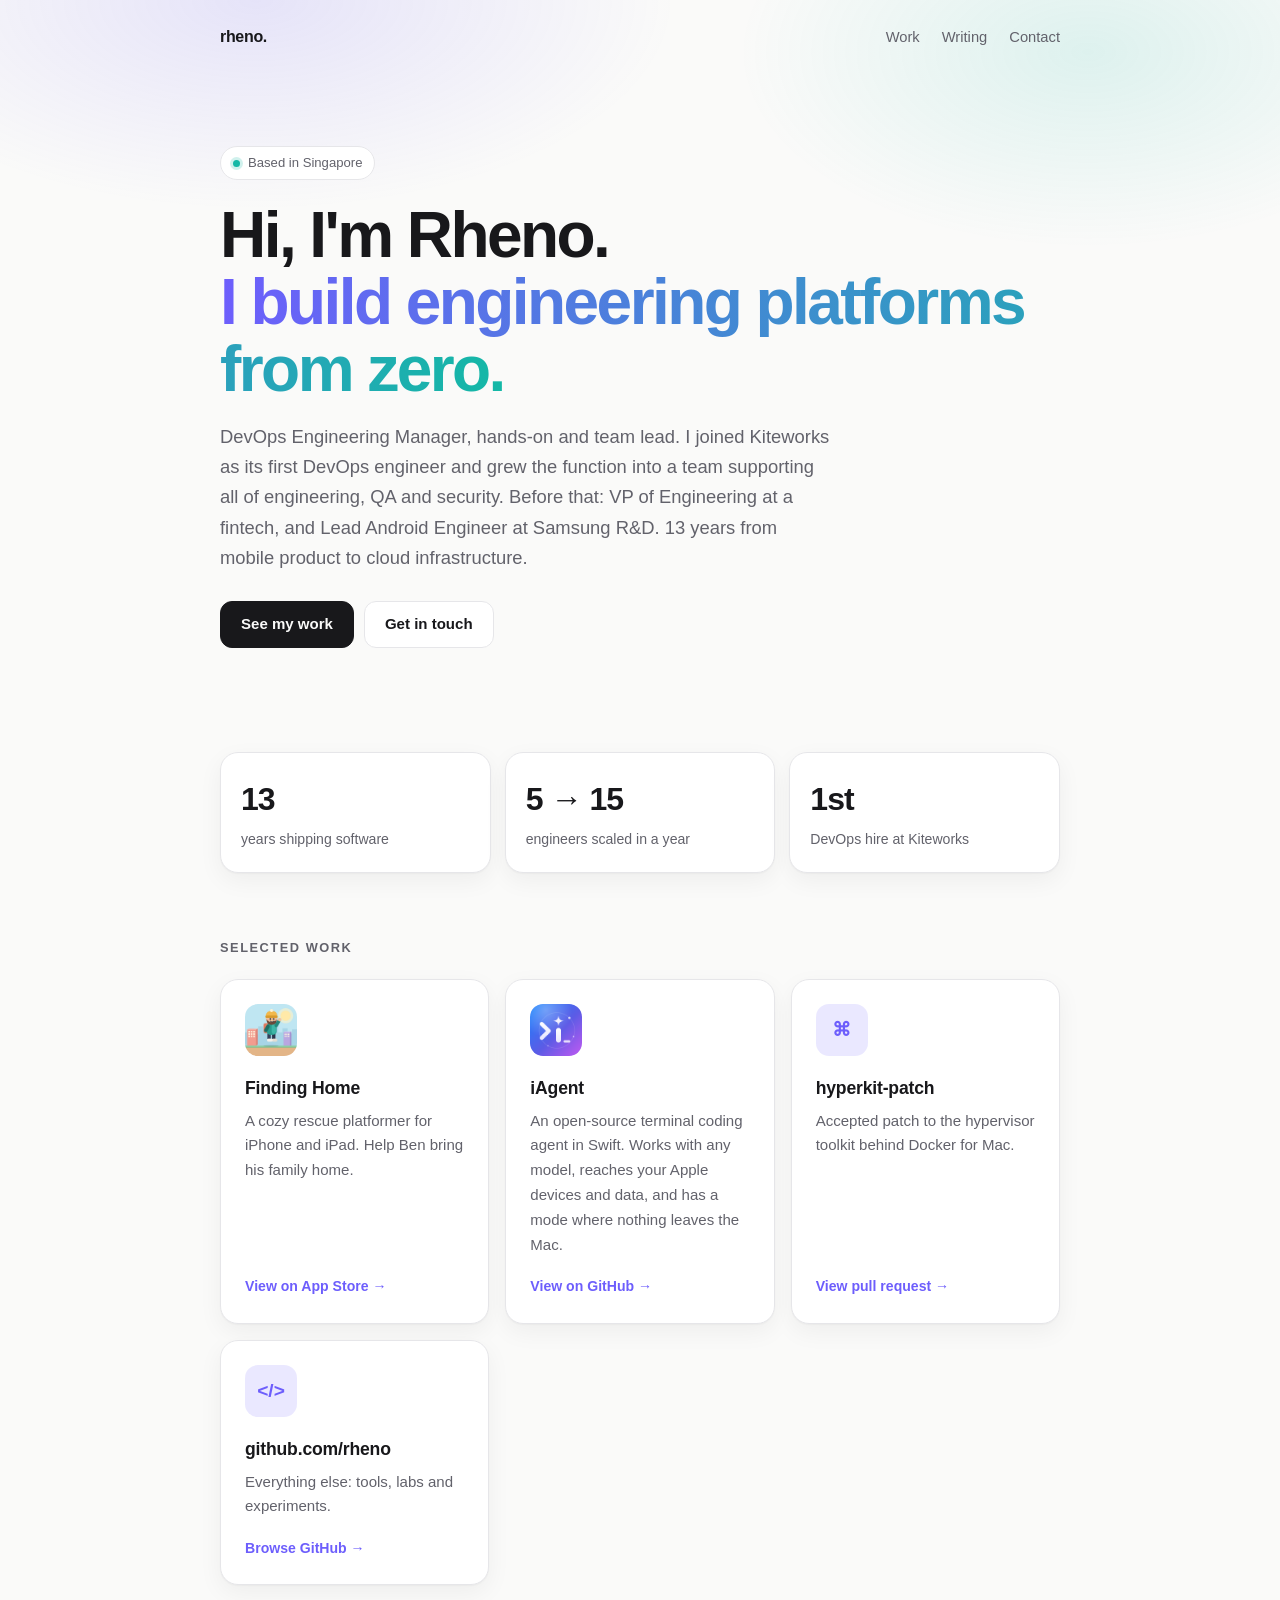
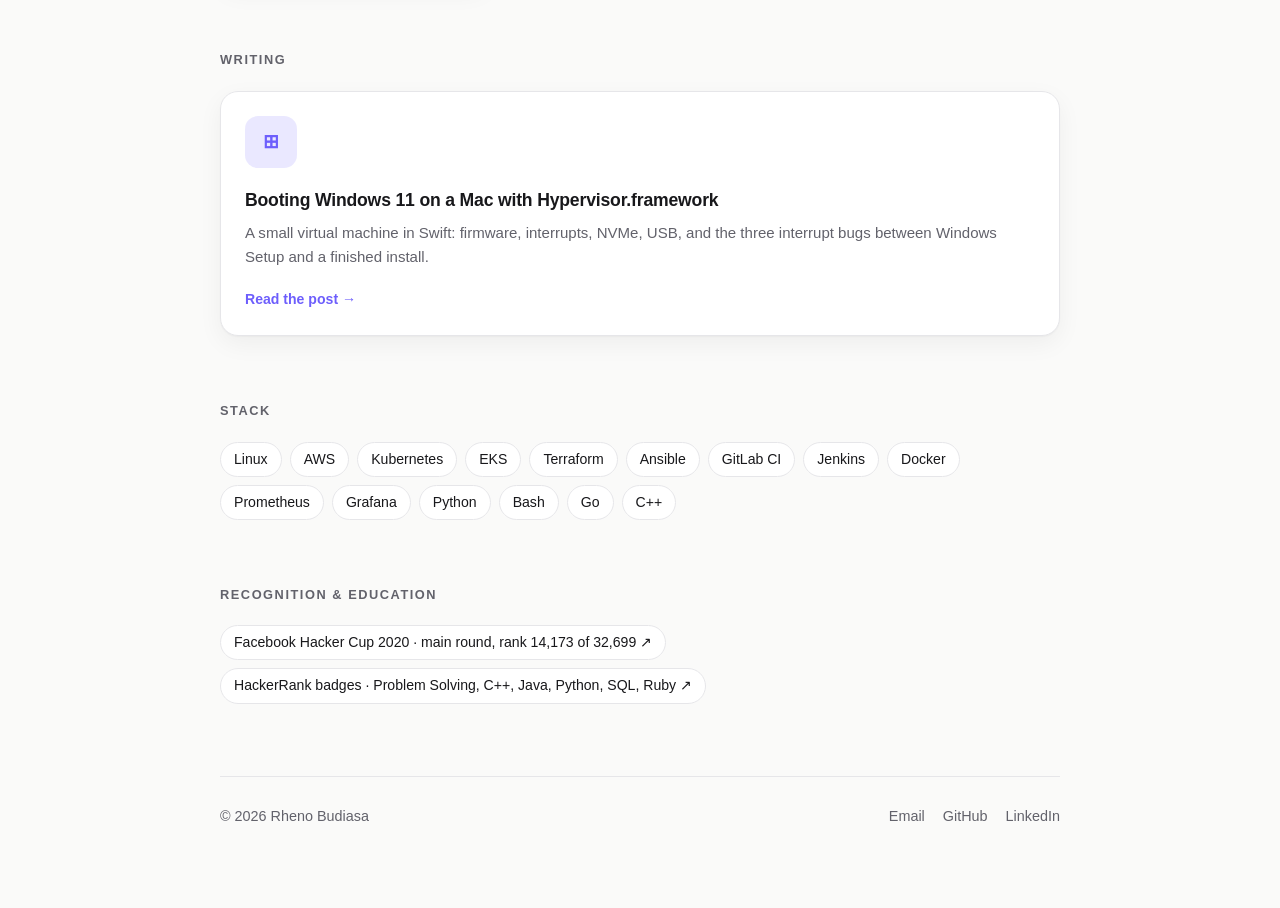
<file: index.html>
<!doctype html>
<html lang="en">
<head>
<meta charset="utf-8">
<meta name="viewport" content="width=device-width, initial-scale=1">
<title>Rheno Budiasa</title>
<meta name="description" content="DevOps engineering manager in Singapore. CI/CD, AWS, Terraform, observability.">
<meta property="og:title" content="Rheno Budiasa">
<meta property="og:description" content="DevOps Engineering Manager in Singapore. I build engineering platforms from zero.">
<meta property="og:type" content="website">
<meta property="og:image" content="https://rheno.github.io/findinghome/icon.png">
<link rel="icon" href="/findinghome/icon.png">
<style>
  :root {
    --bg: #fafaf9; --surface: #ffffff; --fg: #18181b; --dim: #62626b; --rule: #e6e6e9;
    --accent: #6d5efc; --accent2: #14b8a6; --glow: rgba(109,94,252,.14);
    --radius: 18px; --shadow: 0 1px 2px rgba(0,0,0,.04), 0 8px 24px rgba(0,0,0,.05);
  }
  @media (prefers-color-scheme: dark) {
    :root {
      --bg: #09090b; --surface: #131316; --fg: #f4f4f5; --dim: #a1a1aa; --rule: #26262b;
      --accent: #8b7dff; --accent2: #2dd4bf; --glow: rgba(139,125,255,.18);
      --shadow: 0 1px 2px rgba(0,0,0,.4), 0 8px 24px rgba(0,0,0,.35);
    }
  }
  * { box-sizing: border-box; }
  html { scroll-behavior: smooth; }
  body {
    margin: 0; background: var(--bg); color: var(--fg);
    font: 16px/1.65 -apple-system, BlinkMacSystemFont, "Inter", "Segoe UI", Roboto, sans-serif;
    -webkit-font-smoothing: antialiased;
  }
  body::before {
    content: ""; position: fixed; inset: 0 0 auto 0; height: 520px; z-index: -1;
    background:
      radial-gradient(600px 300px at 20% 0%, var(--glow), transparent 70%),
      radial-gradient(500px 280px at 85% 10%, rgba(20,184,166,.12), transparent 70%);
  }
  main { max-width: 880px; margin: 0 auto; padding: 0 20px 80px; }
  a { color: inherit; text-decoration: none; }

  nav { display: flex; justify-content: space-between; align-items: center; padding: 24px 0; }
  .logo { font-weight: 700; letter-spacing: -.02em; }
  nav .links { display: flex; gap: 22px; font-size: .92rem; color: var(--dim); }
  nav .links a:hover { color: var(--fg); }

  .hero { padding: 72px 0 40px; }
  .pill {
    display: inline-flex; align-items: center; gap: 8px; font-size: .82rem; color: var(--dim);
    border: 1px solid var(--rule); background: var(--surface); padding: 5px 12px; border-radius: 99px;
  }
  .pill i { width: 7px; height: 7px; border-radius: 50%; background: var(--accent2); box-shadow: 0 0 0 3px rgba(20,184,166,.2); }
  h1 { font-size: clamp(2.4rem, 7vw, 4rem); line-height: 1.05; letter-spacing: -.04em; margin: 22px 0 18px; }
  h1 span { background: linear-gradient(90deg, var(--accent), var(--accent2)); -webkit-background-clip: text; background-clip: text; color: transparent; }
  .lead { font-size: 1.15rem; color: var(--dim); max-width: 60ch; margin: 0 0 28px; }
  .cta { display: flex; flex-wrap: wrap; gap: 10px; }
  .btn {
    display: inline-block; padding: 10px 20px; border-radius: 12px; font-weight: 600; font-size: .94rem;
    border: 1px solid var(--rule); background: var(--surface); transition: transform .15s, border-color .15s;
  }
  .btn:hover { transform: translateY(-2px); border-color: var(--accent); }
  .btn.primary { background: var(--fg); color: var(--bg); border-color: var(--fg); }

  section { padding-top: 64px; }
  h2 { font-size: .8rem; text-transform: uppercase; letter-spacing: .12em; color: var(--dim); margin: 0 0 20px; font-weight: 600; }

  .stats { display: grid; grid-template-columns: repeat(3, 1fr); gap: 14px; }
  .stat { background: var(--surface); border: 1px solid var(--rule); border-radius: var(--radius); padding: 20px; box-shadow: var(--shadow); }
  .stat b { display: block; font-size: 2rem; letter-spacing: -.03em; }
  .stat span { color: var(--dim); font-size: .88rem; }

  .tags { display: flex; flex-wrap: wrap; gap: 8px; }
  .tags span, .tags a { border: 1px solid var(--rule); background: var(--surface); padding: 5px 13px; border-radius: 99px; font-size: .88rem; }
  .tags a { transition: border-color .15s; }
  .tags a:hover { border-color: var(--accent); }

  .cards { display: grid; grid-template-columns: repeat(auto-fit, minmax(250px, 1fr)); gap: 16px; }
  .card {
    display: flex; flex-direction: column; background: var(--surface); border: 1px solid var(--rule);
    border-radius: var(--radius); padding: 24px; box-shadow: var(--shadow); transition: transform .2s, border-color .2s;
  }
  .card:hover { transform: translateY(-4px); border-color: var(--accent); }
  .card .ico {
    width: 52px; height: 52px; border-radius: 13px; margin-bottom: 18px; display: grid; place-items: center;
    background: var(--glow); color: var(--accent); font-weight: 700; font-size: 1.2rem; overflow: hidden;
  }
  .card .ico img { width: 100%; height: 100%; object-fit: cover; }
  .card h3 { margin: 0 0 6px; font-size: 1.1rem; letter-spacing: -.01em; }
  .card p { margin: 0 0 18px; color: var(--dim); font-size: .94rem; flex: 1; }
  .card .go { font-size: .88rem; font-weight: 600; color: var(--accent); }
  .card:hover .go { text-decoration: underline; }

  .timeline { border-left: 2px solid var(--rule); margin-left: 6px; }
  .job { position: relative; padding: 0 0 30px 26px; }
  .job::before {
    content: ""; position: absolute; left: -7px; top: 7px; width: 12px; height: 12px; border-radius: 50%;
    background: var(--bg); border: 2px solid var(--accent);
  }
  .job:first-child::before { background: var(--accent); }
  .job h3 { margin: 0; font-size: 1.05rem; letter-spacing: -.01em; }
  .job .meta { color: var(--dim); font-size: .88rem; margin-bottom: 8px; }
  .job ul { margin: 0; padding-left: 18px; color: var(--dim); }
  .job li { margin: 3px 0; }

  footer { margin-top: 72px; padding-top: 28px; border-top: 1px solid var(--rule); display: flex; flex-wrap: wrap; justify-content: space-between; gap: 12px; color: var(--dim); font-size: .9rem; }
  footer a:hover { color: var(--fg); }
  footer .row { display: flex; gap: 18px; }

  @media (max-width: 600px) {
    .stats { grid-template-columns: 1fr; }
    nav .links { gap: 14px; }
    .hero { padding-top: 40px; }
  }
  @media (prefers-reduced-motion: reduce) { * { transition: none !important; scroll-behavior: auto; } }
</style>
</head>
<body>
<main>
  <nav>
    <a class="logo" href="#top">rheno.</a>
    <div class="links"><a href="#work">Work</a><a href="/blog/">Writing</a><a href="#contact">Contact</a></div>
  </nav>

  <header class="hero" id="top">
    <span class="pill"><i></i>Based in Singapore</span>
    <h1>Hi, I'm Rheno.<br><span>I build engineering platforms from zero.</span></h1>
    <p class="lead">DevOps Engineering Manager, hands-on and team lead. I joined Kiteworks as its first DevOps engineer and grew the function into a team supporting all of engineering, QA and security. Before that: VP of Engineering at a fintech, and Lead Android Engineer at Samsung R&amp;D. 13 years from mobile product to cloud infrastructure.</p>
    <div class="cta">
      <a class="btn primary" href="#work">See my work</a>
      <a class="btn" href="mailto:rhenobudiasa@outlook.com">Get in touch</a>
    </div>
  </header>

  <section>
    <div class="stats">
      <div class="stat"><b>13</b><span>years shipping software</span></div>
      <div class="stat"><b>5 → 15</b><span>engineers scaled in a year</span></div>
      <div class="stat"><b>1st</b><span>DevOps hire at Kiteworks</span></div>
    </div>
  </section>

  <section id="work">
    <h2>Selected work</h2>
    <div class="cards">
      <a class="card" href="https://apps.apple.com/sg/app/finding-home-bens-journey/id6821244321">
        <div class="ico"><img src="/findinghome/icon.png" alt=""></div>
        <h3>Finding Home</h3>
        <p>A cozy rescue platformer for iPhone and iPad. Help Ben bring his family home.</p>
        <span class="go">View on App Store →</span>
      </a>
      <a class="card" href="https://github.com/rheno/iagent">
        <div class="ico"><img src="/iagent/icon.png" alt=""></div>
        <h3>iAgent</h3>
        <p>An open-source terminal coding agent in Swift. Works with any model, reaches your Apple devices and data, and has a mode where nothing leaves the Mac.</p>
        <span class="go">View on GitHub →</span>
      </a>
      <a class="card" href="https://github.com/moby/hyperkit/pull/324">
        <div class="ico">⌘</div>
        <h3>hyperkit-patch</h3>
        <p>Accepted patch to the hypervisor toolkit behind Docker for Mac.</p>
        <span class="go">View pull request →</span>
      </a>
      <a class="card" href="https://github.com/rheno">
        <div class="ico">&lt;/&gt;</div>
        <h3>github.com/rheno</h3>
        <p>Everything else: tools, labs and experiments.</p>
        <span class="go">Browse GitHub →</span>
      </a>
    </div>
  </section>

  <section id="writing">
    <h2>Writing</h2>
    <div class="cards">
      <a class="card" href="/blog/windows-on-hypervisor-framework.html">
        <div class="ico">⊞</div>
        <h3>Booting Windows 11 on a Mac with Hypervisor.framework</h3>
        <p>A small virtual machine in Swift: firmware, interrupts, NVMe, USB, and the three interrupt bugs between Windows Setup and a finished install.</p>
        <span class="go">Read the post →</span>
      </a>
    </div>
  </section>

  <section>
    <h2>Stack</h2>
    <div class="tags">
      <span>Linux</span><span>AWS</span><span>Kubernetes</span><span>EKS</span><span>Terraform</span><span>Ansible</span><span>GitLab CI</span><span>Jenkins</span><span>Docker</span><span>Prometheus</span><span>Grafana</span><span>Python</span><span>Bash</span><span>Go</span><span>C++</span>
    </div>
  </section>

  <section>
    <h2>Recognition &amp; education</h2>
    <div class="tags">
      <a href="https://www.facebook.com/codingcompetitions/hacker-cup/2020/certificate/757287881746883">Facebook Hacker Cup 2020 · main round, rank 14,173 of 32,699 ↗</a>
      <a href="https://www.hackerrank.com/profile/rheno">HackerRank badges · Problem Solving, C++, Java, Python, SQL, Ruby ↗</a>
    </div>
  </section>

  <footer id="contact">
    <span>© 2026 Rheno Budiasa</span>
    <div class="row">
      <a href="mailto:rhenobudiasa@outlook.com">Email</a>
      <a href="https://github.com/rheno">GitHub</a>
      <a href="https://www.linkedin.com/in/rheno-manggala-budiasa-62101037">LinkedIn</a>
    </div>
  </footer>
</main>
</body>
</html>
</file>
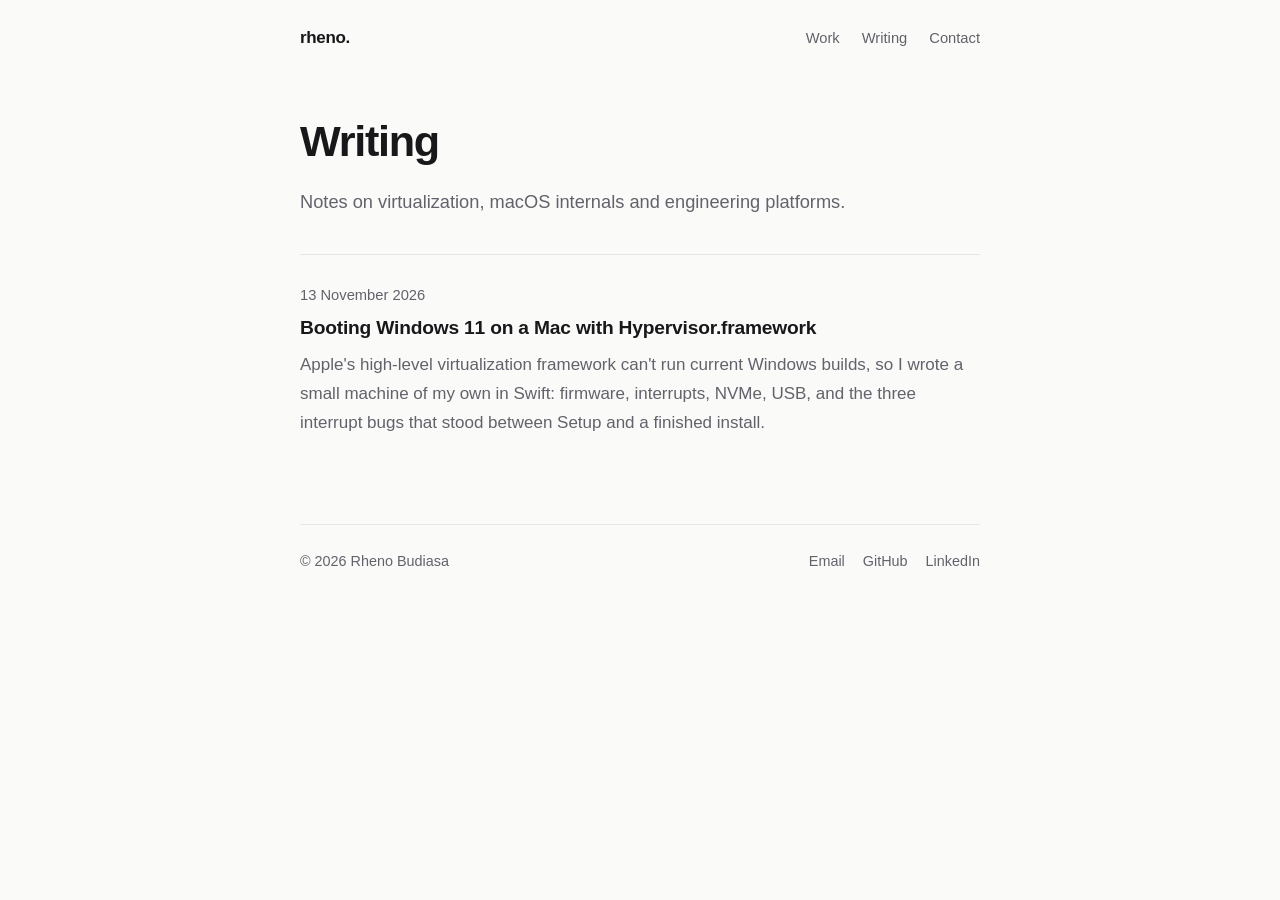
<file: blog/index.html>
<!doctype html>
<html lang="en">
<head>
<meta charset="utf-8">
<meta name="viewport" content="width=device-width, initial-scale=1">
<title>Writing · Rheno Budiasa</title>
<meta name="description" content="Notes on virtualization, macOS internals and engineering platforms.">
<meta property="og:title" content="Writing · Rheno Budiasa">
<meta property="og:description" content="Notes on virtualization, macOS internals and engineering platforms.">
<meta property="og:type" content="website">
<link rel="icon" href="/findinghome/icon.png">
<link rel="stylesheet" href="style.css">
</head>
<body>
<main>
  <nav>
    <a class="logo" href="/">rheno.</a>
    <div class="links"><a href="/#work">Work</a><a href="/blog/">Writing</a><a href="/#contact">Contact</a></div>
  </nav>

  <header class="post">
    <h1>Writing</h1>
    <p class="lead">Notes on virtualization, macOS internals and engineering platforms.</p>
  </header>

  <ul class="posts">
    <li>
      <p class="meta">13 November 2026</p>
      <a class="title" href="windows-on-hypervisor-framework.html">Booting Windows 11 on a Mac with Hypervisor.framework</a>
      <p>Apple's high-level virtualization framework can't run current Windows builds, so I wrote a small machine of my own in Swift: firmware, interrupts, NVMe, USB, and the three interrupt bugs that stood between Setup and a finished install.</p>
    </li>
  </ul>

  <footer>
    <span>© 2026 Rheno Budiasa</span>
    <div class="row">
      <a href="mailto:rhenobudiasa@outlook.com">Email</a>
      <a href="https://github.com/rheno">GitHub</a>
      <a href="https://www.linkedin.com/in/rheno-manggala-budiasa-62101037">LinkedIn</a>
    </div>
  </footer>
</main>
</body>
</html>
</file>
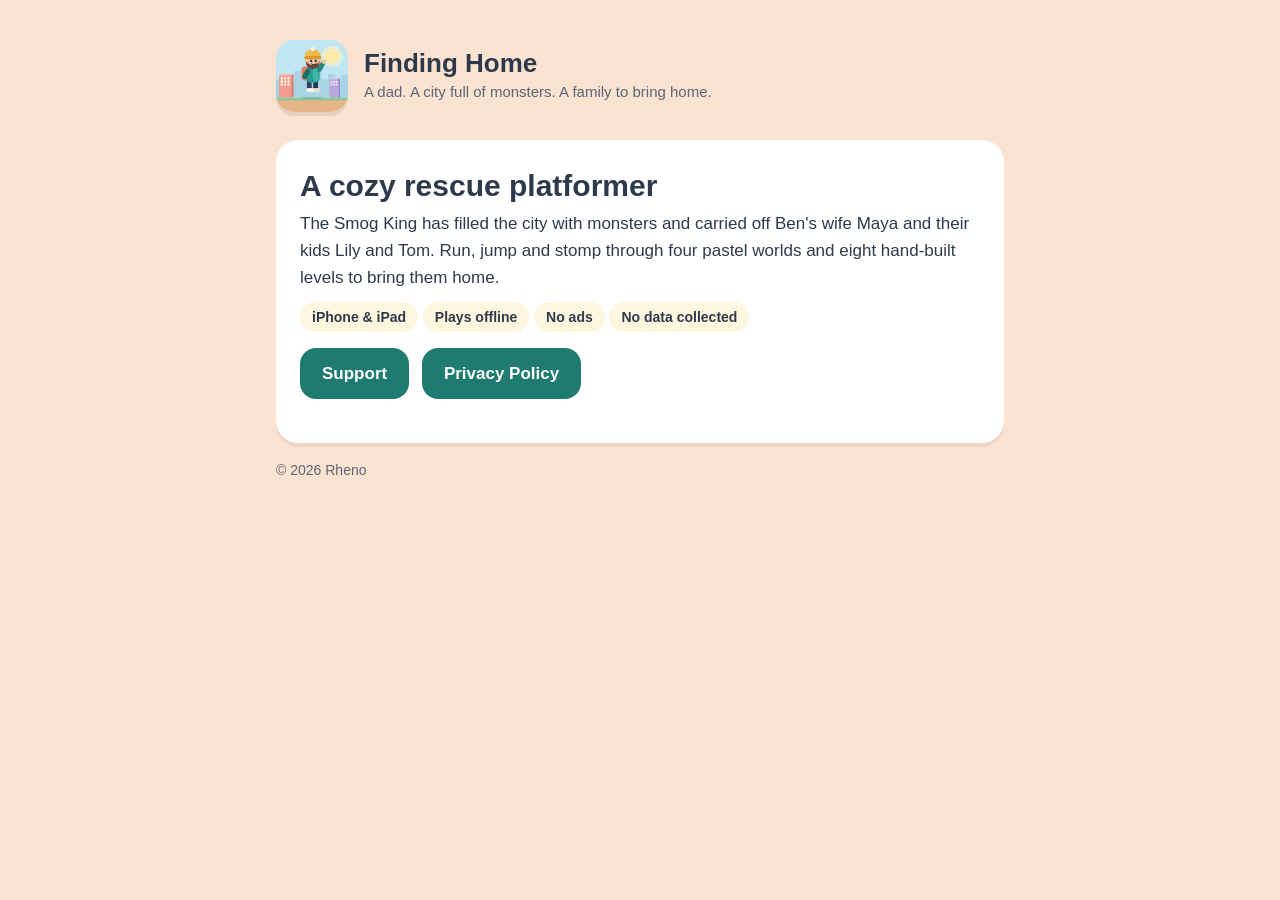
<file: findinghome/index.html>
<!doctype html>
<html lang="en">
<head>
  <meta charset="utf-8">
  <meta name="viewport" content="width=device-width, initial-scale=1">
  <title>Finding Home</title>
  <meta name="description" content="Finding Home is a cozy side-scrolling platformer for iPhone and iPad. Help Ben rescue his family from the Smog King.">
  <link rel="icon" href="icon.png">
  <link rel="stylesheet" href="style.css">
</head>
<body>
<main>
  <header class="brand">
    <img src="icon.png" alt="Finding Home app icon">
    <div>
      <div class="name">Finding Home</div>
      <div class="tag">A dad. A city full of monsters. A family to bring home.</div>
    </div>
  </header>

  <div class="card">
    <h1>A cozy rescue platformer</h1>
    <p>The Smog King has filled the city with monsters and carried off Ben's wife Maya and their kids Lily and Tom.
      Run, jump and stomp through four pastel worlds and eight hand-built levels to bring them home.</p>
    <p>
      <span class="chip">iPhone &amp; iPad</span>
      <span class="chip">Plays offline</span>
      <span class="chip">No ads</span>
      <span class="chip">No data collected</span>
    </p>
    <p>
      <a class="button" href="support.html">Support</a>
      <a class="button" href="privacy.html">Privacy Policy</a>
    </p>
  </div>

  <footer>&copy; 2026 Rheno</footer>
</main>
</body>
</html>
</file>
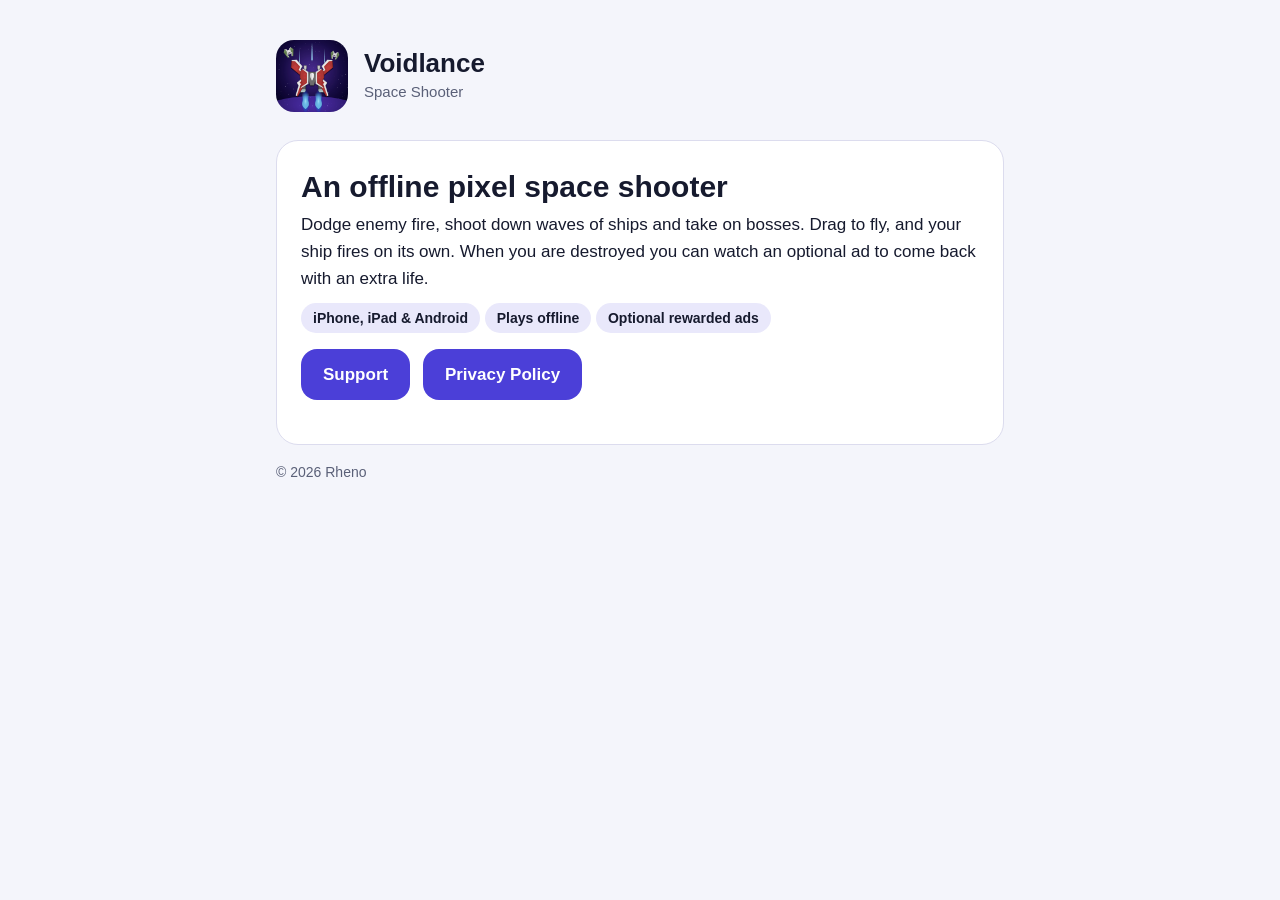
<file: voidlance/index.html>
<!doctype html>
<html lang="en">
<head>
  <meta charset="utf-8">
  <meta name="viewport" content="width=device-width, initial-scale=1">
  <title>Voidlance</title>
  <meta name="description" content="Voidlance is an offline pixel space shooter for iPhone, iPad and Android.">
  <link rel="icon" href="icon.png">
  <link rel="stylesheet" href="style.css">
</head>
<body>
<main>
  <header class="brand">
    <img src="icon.png" alt="Voidlance app icon">
    <div>
      <div class="name">Voidlance</div>
      <div class="tag">Space Shooter</div>
    </div>
  </header>

  <div class="card">
    <h1>An offline pixel space shooter</h1>
    <p>Dodge enemy fire, shoot down waves of ships and take on bosses. Drag to fly, and your ship fires on its own.
      When you are destroyed you can watch an optional ad to come back with an extra life.</p>
    <p>
      <span class="chip">iPhone, iPad &amp; Android</span>
      <span class="chip">Plays offline</span>
      <span class="chip">Optional rewarded ads</span>
    </p>
    <p>
      <a class="button" href="support.html">Support</a>
      <a class="button" href="privacy.html">Privacy Policy</a>
    </p>
  </div>

  <footer>&copy; 2026 Rheno</footer>
</main>
</body>
</html>
</file>
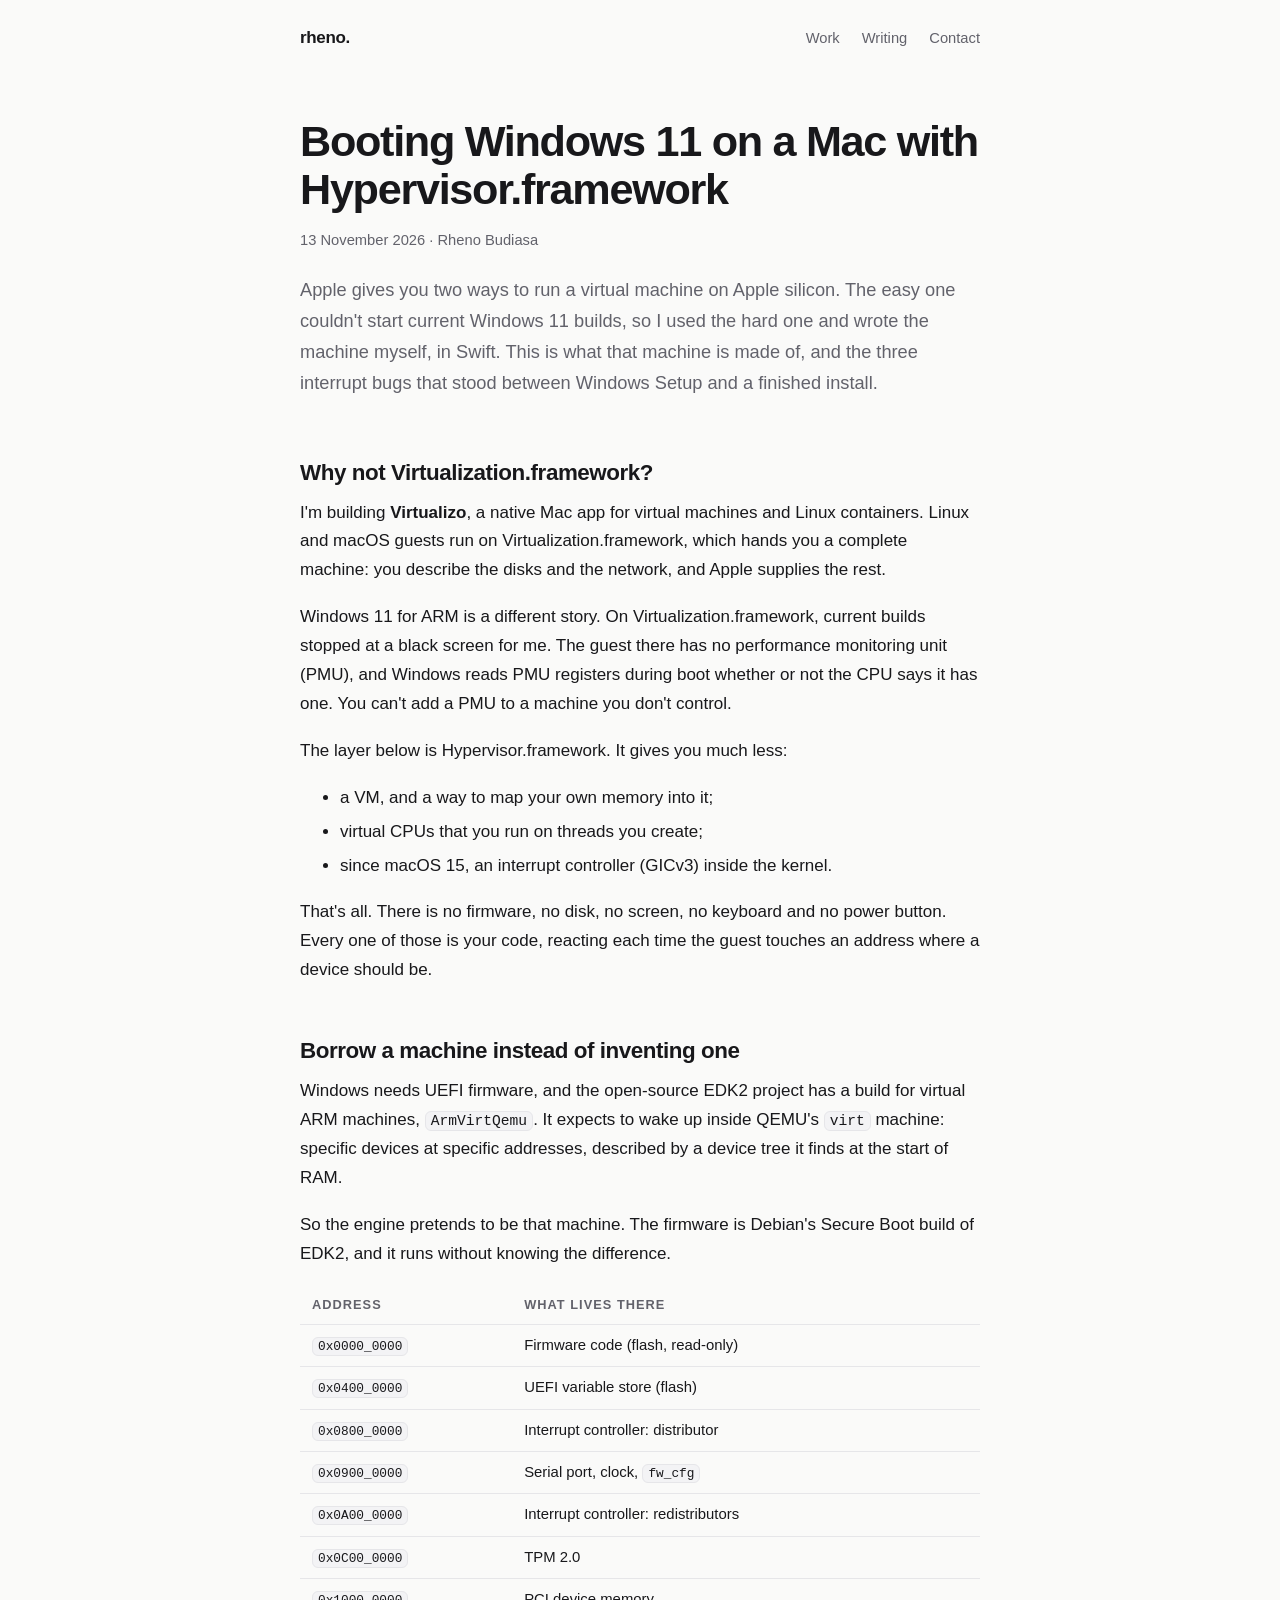
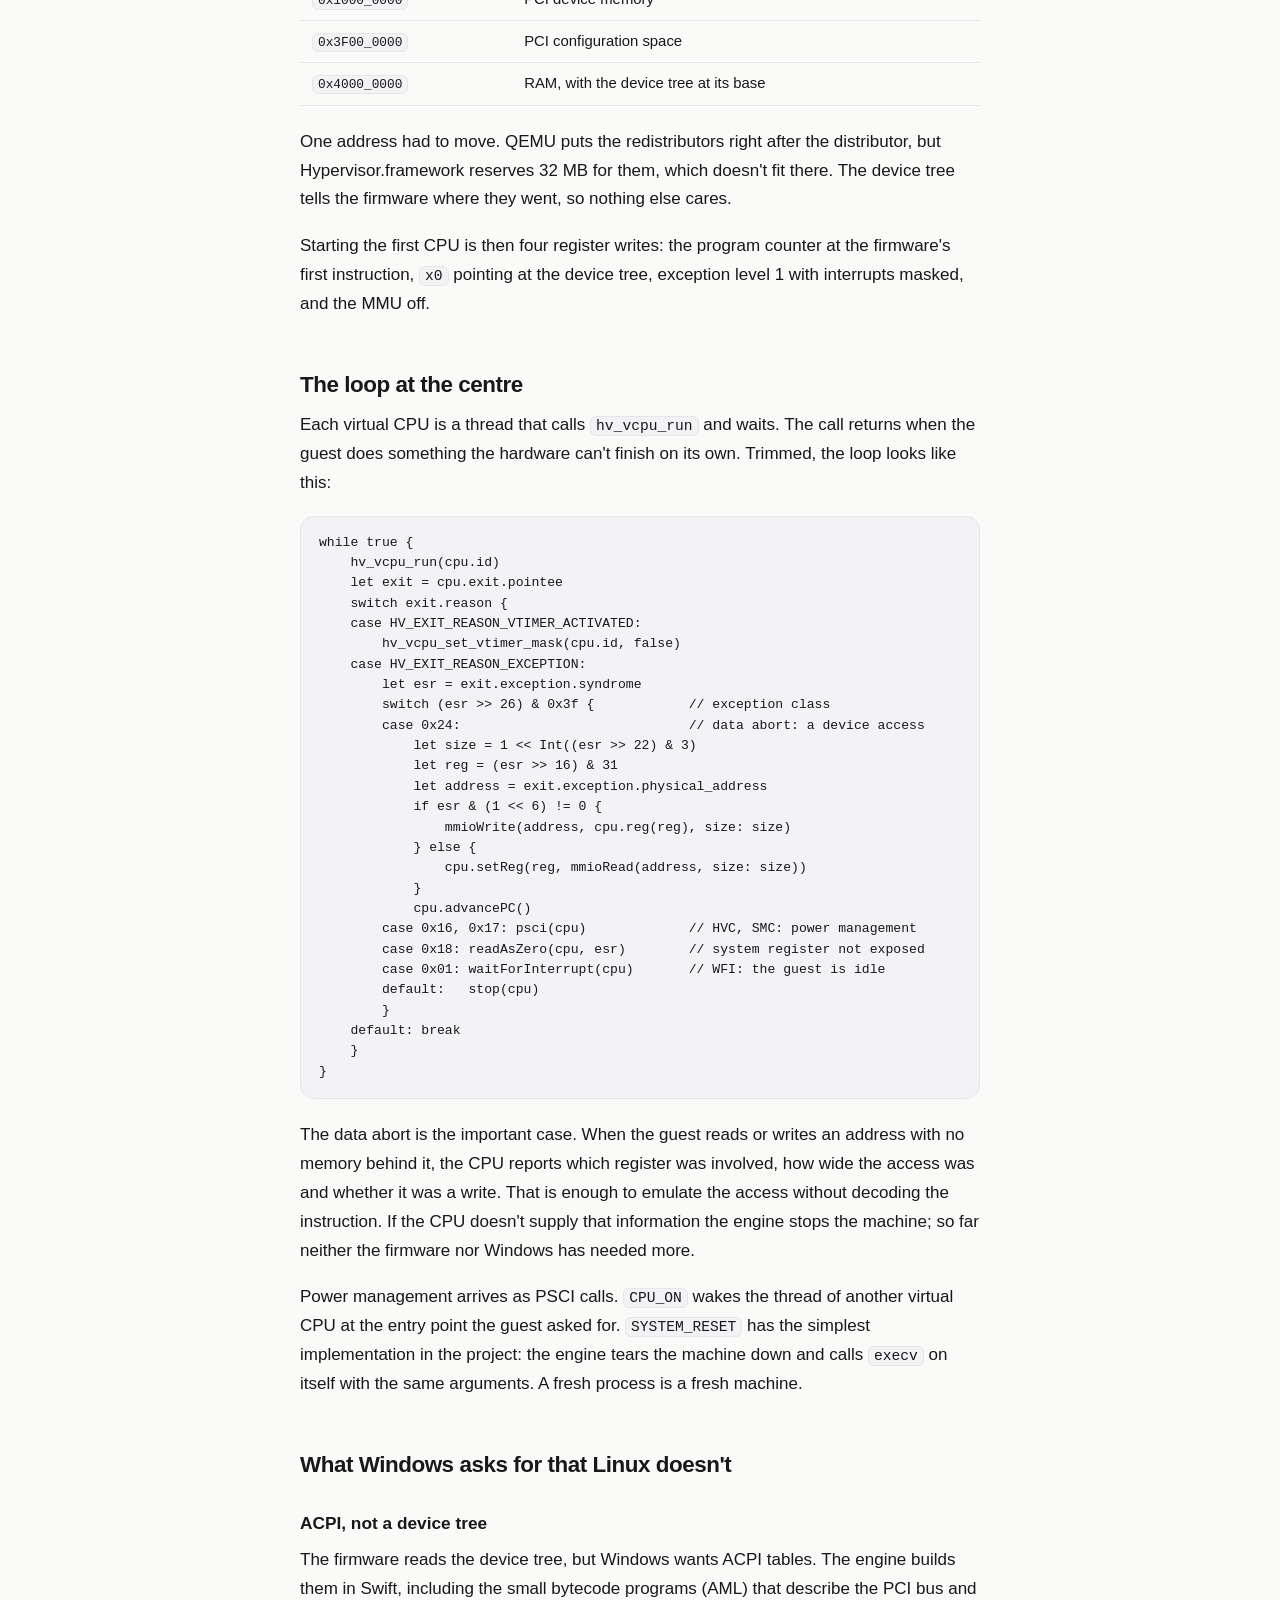
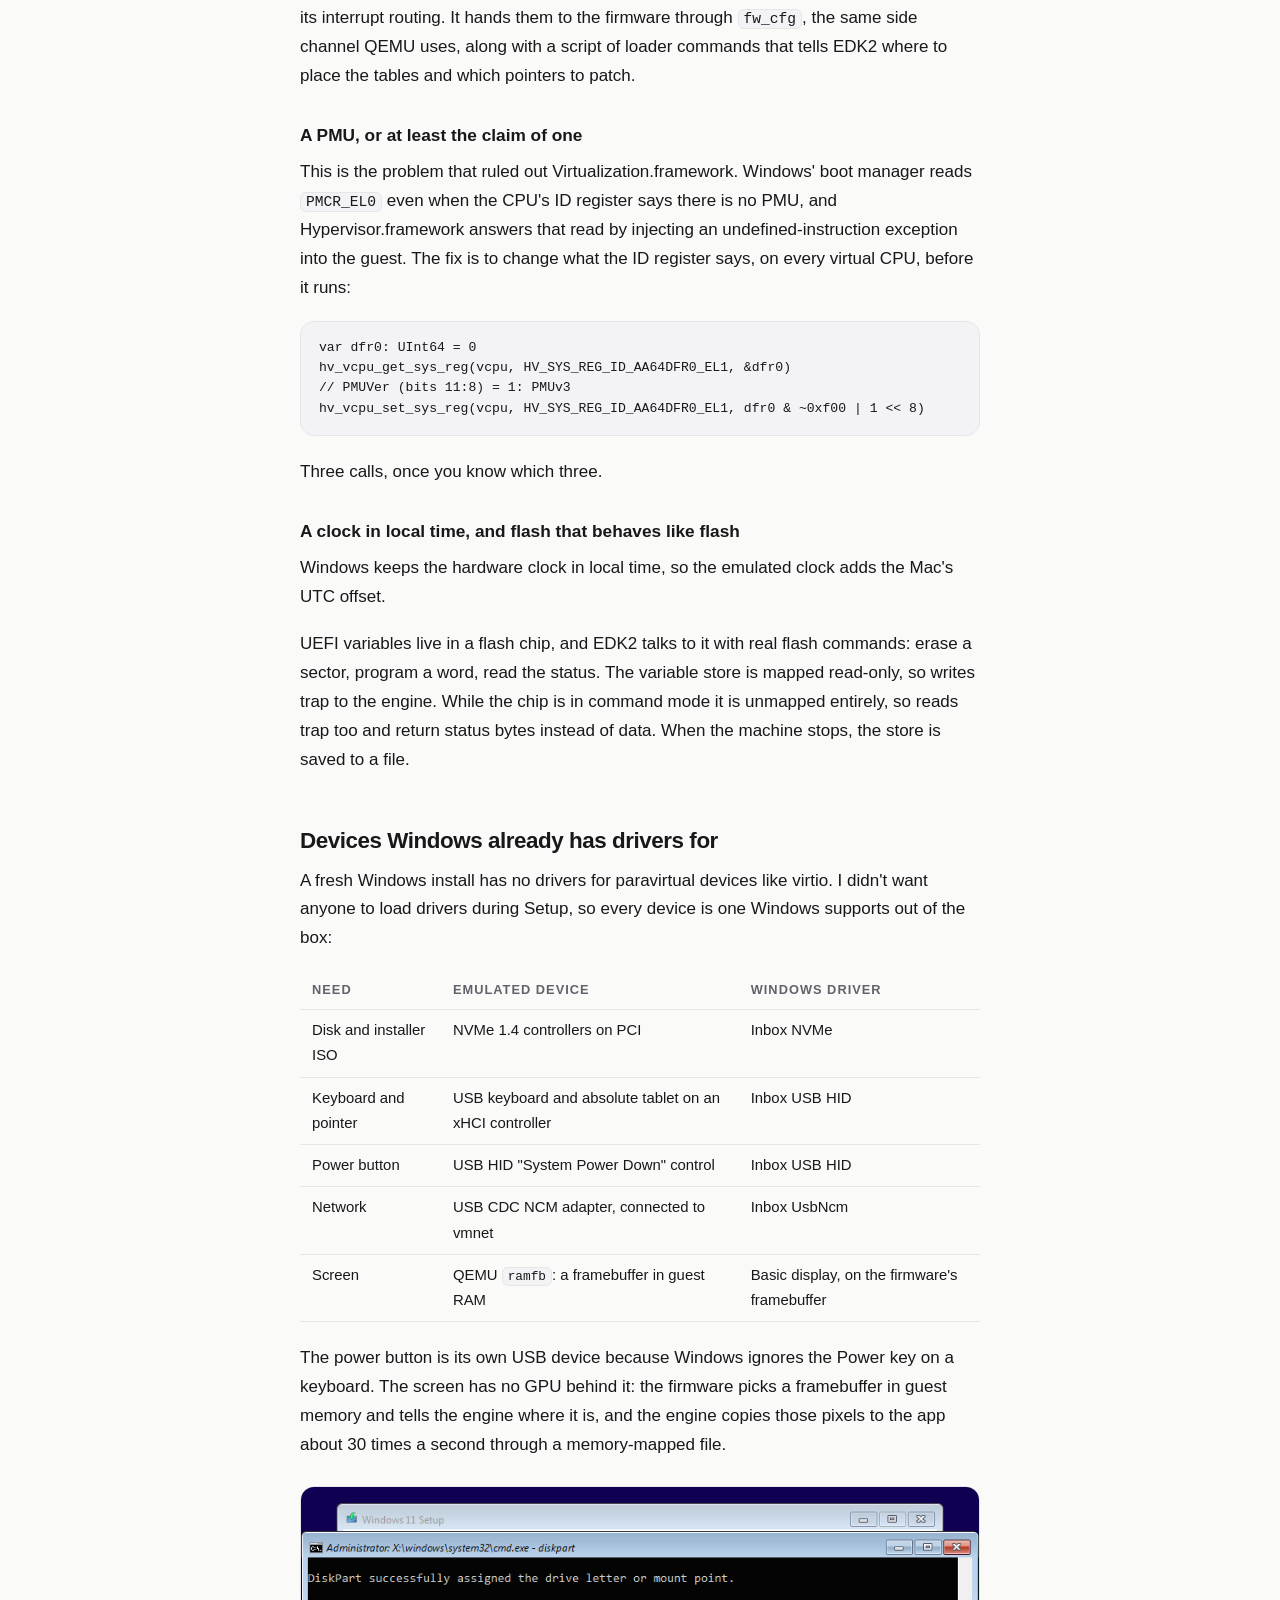
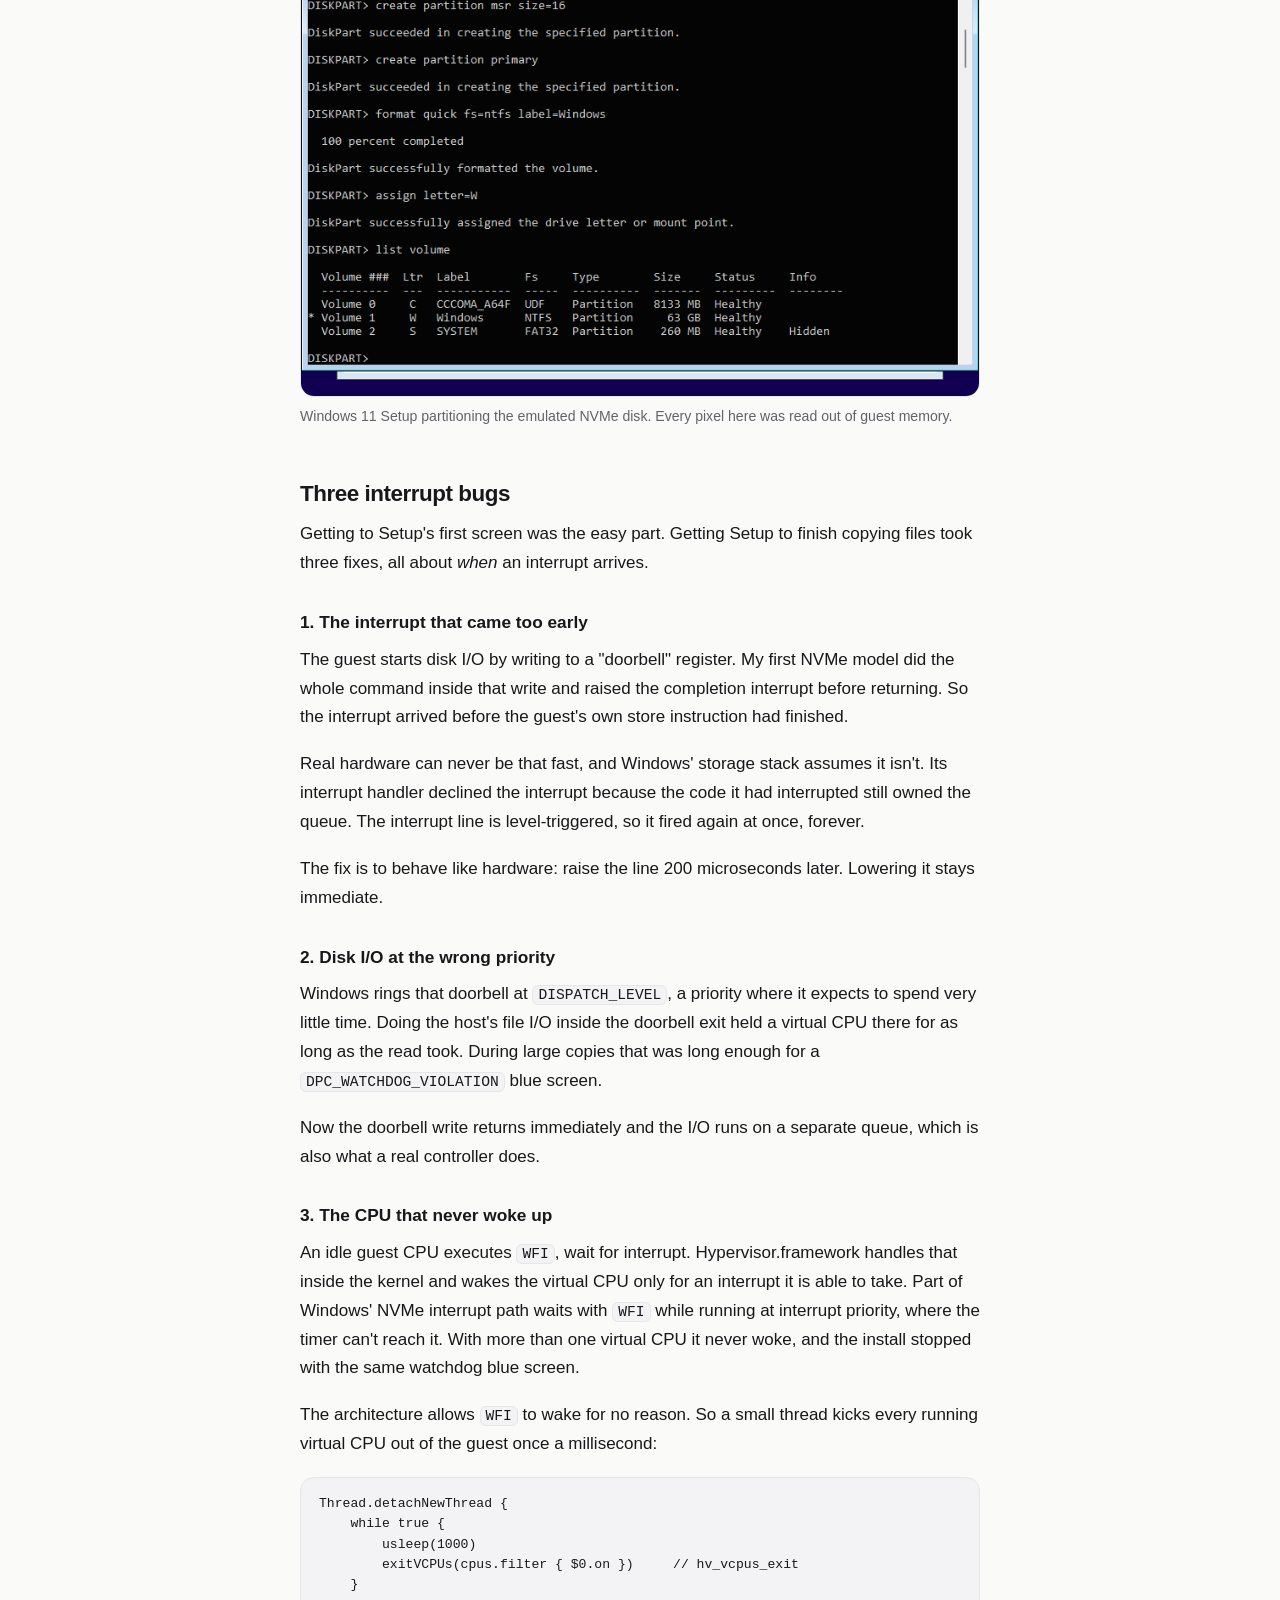
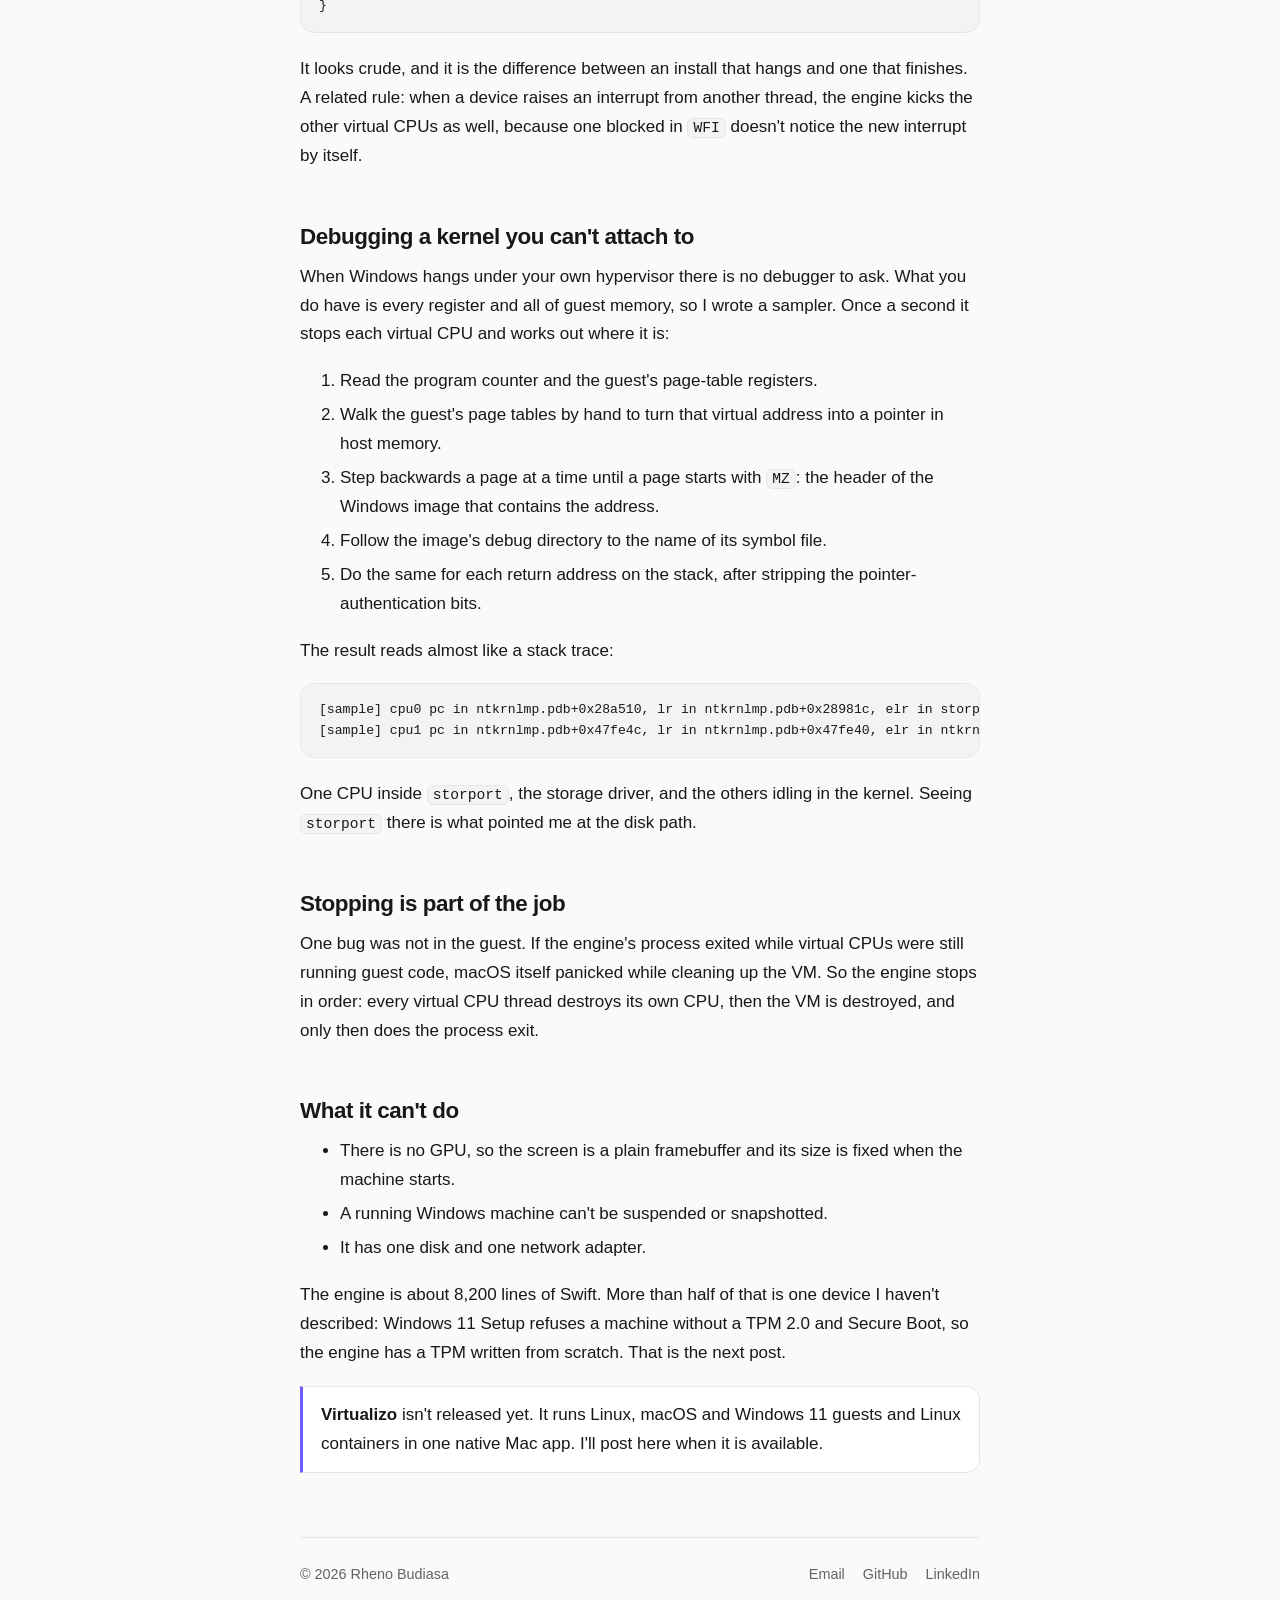
<file: blog/windows-on-hypervisor-framework.html>
<!doctype html>
<html lang="en">
<head>
<meta charset="utf-8">
<meta name="viewport" content="width=device-width, initial-scale=1">
<title>Booting Windows 11 on a Mac with Hypervisor.framework · Rheno Budiasa</title>
<meta name="description" content="Apple's Virtualization.framework can't run current Windows 11 builds, so I wrote a small virtual machine in Swift on Hypervisor.framework: firmware, interrupts, NVMe, USB, and three interrupt bugs.">
<meta property="og:title" content="Booting Windows 11 on a Mac with Hypervisor.framework">
<meta property="og:description" content="A small virtual machine in Swift: firmware, interrupts, NVMe, USB, and the three interrupt bugs between Windows Setup and a finished install.">
<meta property="og:type" content="article">
<meta property="og:image" content="https://rheno.github.io/blog/img/windows-setup-diskpart.png">
<link rel="canonical" href="https://rheno.github.io/blog/windows-on-hypervisor-framework.html">
<link rel="icon" href="/findinghome/icon.png">
<link rel="stylesheet" href="style.css">
</head>
<body>
<main>
  <nav>
    <a class="logo" href="/">rheno.</a>
    <div class="links"><a href="/#work">Work</a><a href="/blog/">Writing</a><a href="/#contact">Contact</a></div>
  </nav>

  <article>
    <header class="post">
      <h1>Booting Windows 11 on a Mac with Hypervisor.framework</h1>
      <p class="meta">13 November 2026 · Rheno Budiasa</p>
      <p class="lead">Apple gives you two ways to run a virtual machine on Apple silicon. The easy one couldn't start current Windows 11 builds, so I used the hard one and wrote the machine myself, in Swift. This is what that machine is made of, and the three interrupt bugs that stood between Windows Setup and a finished install.</p>
    </header>

    <h2>Why not Virtualization.framework?</h2>
    <p>I'm building <strong>Virtualizo</strong>, a native Mac app for virtual machines and Linux containers. Linux and macOS guests run on Virtualization.framework, which hands you a complete machine: you describe the disks and the network, and Apple supplies the rest.</p>
    <p>Windows 11 for ARM is a different story. On Virtualization.framework, current builds stopped at a black screen for me. The guest there has no performance monitoring unit (PMU), and Windows reads PMU registers during boot whether or not the CPU says it has one. You can't add a PMU to a machine you don't control.</p>
    <p>The layer below is Hypervisor.framework. It gives you much less:</p>
    <ul>
      <li>a VM, and a way to map your own memory into it;</li>
      <li>virtual CPUs that you run on threads you create;</li>
      <li>since macOS 15, an interrupt controller (GICv3) inside the kernel.</li>
    </ul>
    <p>That's all. There is no firmware, no disk, no screen, no keyboard and no power button. Every one of those is your code, reacting each time the guest touches an address where a device should be.</p>

    <h2>Borrow a machine instead of inventing one</h2>
    <p>Windows needs UEFI firmware, and the open-source EDK2 project has a build for virtual ARM machines, <code>ArmVirtQemu</code>. It expects to wake up inside QEMU's <code>virt</code> machine: specific devices at specific addresses, described by a device tree it finds at the start of RAM.</p>
    <p>So the engine pretends to be that machine. The firmware is Debian's Secure Boot build of EDK2, and it runs without knowing the difference.</p>
    <div class="table">
      <table>
        <thead><tr><th>Address</th><th>What lives there</th></tr></thead>
        <tbody>
          <tr><td><code>0x0000_0000</code></td><td>Firmware code (flash, read-only)</td></tr>
          <tr><td><code>0x0400_0000</code></td><td>UEFI variable store (flash)</td></tr>
          <tr><td><code>0x0800_0000</code></td><td>Interrupt controller: distributor</td></tr>
          <tr><td><code>0x0900_0000</code></td><td>Serial port, clock, <code>fw_cfg</code></td></tr>
          <tr><td><code>0x0A00_0000</code></td><td>Interrupt controller: redistributors</td></tr>
          <tr><td><code>0x0C00_0000</code></td><td>TPM 2.0</td></tr>
          <tr><td><code>0x1000_0000</code></td><td>PCI device memory</td></tr>
          <tr><td><code>0x3F00_0000</code></td><td>PCI configuration space</td></tr>
          <tr><td><code>0x4000_0000</code></td><td>RAM, with the device tree at its base</td></tr>
        </tbody>
      </table>
    </div>
    <p>One address had to move. QEMU puts the redistributors right after the distributor, but Hypervisor.framework reserves 32 MB for them, which doesn't fit there. The device tree tells the firmware where they went, so nothing else cares.</p>
    <p>Starting the first CPU is then four register writes: the program counter at the firmware's first instruction, <code>x0</code> pointing at the device tree, exception level 1 with interrupts masked, and the MMU off.</p>

    <h2>The loop at the centre</h2>
    <p>Each virtual CPU is a thread that calls <code>hv_vcpu_run</code> and waits. The call returns when the guest does something the hardware can't finish on its own. Trimmed, the loop looks like this:</p>
<pre><code>while true {
    hv_vcpu_run(cpu.id)
    let exit = cpu.exit.pointee
    switch exit.reason {
    case HV_EXIT_REASON_VTIMER_ACTIVATED:
        hv_vcpu_set_vtimer_mask(cpu.id, false)
    case HV_EXIT_REASON_EXCEPTION:
        let esr = exit.exception.syndrome
        switch (esr &gt;&gt; 26) &amp; 0x3f {            // exception class
        case 0x24:                             // data abort: a device access
            let size = 1 &lt;&lt; Int((esr &gt;&gt; 22) &amp; 3)
            let reg = (esr &gt;&gt; 16) &amp; 31
            let address = exit.exception.physical_address
            if esr &amp; (1 &lt;&lt; 6) != 0 {
                mmioWrite(address, cpu.reg(reg), size: size)
            } else {
                cpu.setReg(reg, mmioRead(address, size: size))
            }
            cpu.advancePC()
        case 0x16, 0x17: psci(cpu)             // HVC, SMC: power management
        case 0x18: readAsZero(cpu, esr)        // system register not exposed
        case 0x01: waitForInterrupt(cpu)       // WFI: the guest is idle
        default:   stop(cpu)
        }
    default: break
    }
}</code></pre>
    <p>The data abort is the important case. When the guest reads or writes an address with no memory behind it, the CPU reports which register was involved, how wide the access was and whether it was a write. That is enough to emulate the access without decoding the instruction. If the CPU doesn't supply that information the engine stops the machine; so far neither the firmware nor Windows has needed more.</p>
    <p>Power management arrives as PSCI calls. <code>CPU_ON</code> wakes the thread of another virtual CPU at the entry point the guest asked for. <code>SYSTEM_RESET</code> has the simplest implementation in the project: the engine tears the machine down and calls <code>execv</code> on itself with the same arguments. A fresh process is a fresh machine.</p>

    <h2>What Windows asks for that Linux doesn't</h2>
    <h3>ACPI, not a device tree</h3>
    <p>The firmware reads the device tree, but Windows wants ACPI tables. The engine builds them in Swift, including the small bytecode programs (AML) that describe the PCI bus and its interrupt routing. It hands them to the firmware through <code>fw_cfg</code>, the same side channel QEMU uses, along with a script of loader commands that tells EDK2 where to place the tables and which pointers to patch.</p>

    <h3>A PMU, or at least the claim of one</h3>
    <p>This is the problem that ruled out Virtualization.framework. Windows' boot manager reads <code>PMCR_EL0</code> even when the CPU's ID register says there is no PMU, and Hypervisor.framework answers that read by injecting an undefined-instruction exception into the guest. The fix is to change what the ID register says, on every virtual CPU, before it runs:</p>
<pre><code>var dfr0: UInt64 = 0
hv_vcpu_get_sys_reg(vcpu, HV_SYS_REG_ID_AA64DFR0_EL1, &amp;dfr0)
// PMUVer (bits 11:8) = 1: PMUv3
hv_vcpu_set_sys_reg(vcpu, HV_SYS_REG_ID_AA64DFR0_EL1, dfr0 &amp; ~0xf00 | 1 &lt;&lt; 8)</code></pre>
    <p>Three calls, once you know which three.</p>

    <h3>A clock in local time, and flash that behaves like flash</h3>
    <p>Windows keeps the hardware clock in local time, so the emulated clock adds the Mac's UTC offset.</p>
    <p>UEFI variables live in a flash chip, and EDK2 talks to it with real flash commands: erase a sector, program a word, read the status. The variable store is mapped read-only, so writes trap to the engine. While the chip is in command mode it is unmapped entirely, so reads trap too and return status bytes instead of data. When the machine stops, the store is saved to a file.</p>

    <h2>Devices Windows already has drivers for</h2>
    <p>A fresh Windows install has no drivers for paravirtual devices like virtio. I didn't want anyone to load drivers during Setup, so every device is one Windows supports out of the box:</p>
    <div class="table">
      <table>
        <thead><tr><th>Need</th><th>Emulated device</th><th>Windows driver</th></tr></thead>
        <tbody>
          <tr><td>Disk and installer ISO</td><td>NVMe 1.4 controllers on PCI</td><td>Inbox NVMe</td></tr>
          <tr><td>Keyboard and pointer</td><td>USB keyboard and absolute tablet on an xHCI controller</td><td>Inbox USB HID</td></tr>
          <tr><td>Power button</td><td>USB HID "System Power Down" control</td><td>Inbox USB HID</td></tr>
          <tr><td>Network</td><td>USB CDC NCM adapter, connected to vmnet</td><td>Inbox UsbNcm</td></tr>
          <tr><td>Screen</td><td>QEMU <code>ramfb</code>: a framebuffer in guest RAM</td><td>Basic display, on the firmware's framebuffer</td></tr>
        </tbody>
      </table>
    </div>
    <p>The power button is its own USB device because Windows ignores the Power key on a keyboard. The screen has no GPU behind it: the firmware picks a framebuffer in guest memory and tells the engine where it is, and the engine copies those pixels to the app about 30 times a second through a memory-mapped file.</p>
    <figure>
      <img src="img/windows-setup-diskpart.png" alt="Windows 11 Setup's command prompt running diskpart, listing an NTFS volume and an EFI system partition" width="800" height="600">
      <figcaption>Windows 11 Setup partitioning the emulated NVMe disk. Every pixel here was read out of guest memory.</figcaption>
    </figure>

    <h2>Three interrupt bugs</h2>
    <p>Getting to Setup's first screen was the easy part. Getting Setup to finish copying files took three fixes, all about <em>when</em> an interrupt arrives.</p>

    <h3>1. The interrupt that came too early</h3>
    <p>The guest starts disk I/O by writing to a "doorbell" register. My first NVMe model did the whole command inside that write and raised the completion interrupt before returning. So the interrupt arrived before the guest's own store instruction had finished.</p>
    <p>Real hardware can never be that fast, and Windows' storage stack assumes it isn't. Its interrupt handler declined the interrupt because the code it had interrupted still owned the queue. The interrupt line is level-triggered, so it fired again at once, forever.</p>
    <p>The fix is to behave like hardware: raise the line 200 microseconds later. Lowering it stays immediate.</p>

    <h3>2. Disk I/O at the wrong priority</h3>
    <p>Windows rings that doorbell at <code>DISPATCH_LEVEL</code>, a priority where it expects to spend very little time. Doing the host's file I/O inside the doorbell exit held a virtual CPU there for as long as the read took. During large copies that was long enough for a <code>DPC_WATCHDOG_VIOLATION</code> blue screen.</p>
    <p>Now the doorbell write returns immediately and the I/O runs on a separate queue, which is also what a real controller does.</p>

    <h3>3. The CPU that never woke up</h3>
    <p>An idle guest CPU executes <code>WFI</code>, wait for interrupt. Hypervisor.framework handles that inside the kernel and wakes the virtual CPU only for an interrupt it is able to take. Part of Windows' NVMe interrupt path waits with <code>WFI</code> while running at interrupt priority, where the timer can't reach it. With more than one virtual CPU it never woke, and the install stopped with the same watchdog blue screen.</p>
    <p>The architecture allows <code>WFI</code> to wake for no reason. So a small thread kicks every running virtual CPU out of the guest once a millisecond:</p>
<pre><code>Thread.detachNewThread {
    while true {
        usleep(1000)
        exitVCPUs(cpus.filter { $0.on })     // hv_vcpus_exit
    }
}</code></pre>
    <p>It looks crude, and it is the difference between an install that hangs and one that finishes. A related rule: when a device raises an interrupt from another thread, the engine kicks the other virtual CPUs as well, because one blocked in <code>WFI</code> doesn't notice the new interrupt by itself.</p>

    <h2>Debugging a kernel you can't attach to</h2>
    <p>When Windows hangs under your own hypervisor there is no debugger to ask. What you do have is every register and all of guest memory, so I wrote a sampler. Once a second it stops each virtual CPU and works out where it is:</p>
    <ol>
      <li>Read the program counter and the guest's page-table registers.</li>
      <li>Walk the guest's page tables by hand to turn that virtual address into a pointer in host memory.</li>
      <li>Step backwards a page at a time until a page starts with <code>MZ</code>: the header of the Windows image that contains the address.</li>
      <li>Follow the image's debug directory to the name of its symbol file.</li>
      <li>Do the same for each return address on the stack, after stripping the pointer-authentication bits.</li>
    </ol>
    <p>The result reads almost like a stack trace:</p>
<pre><code>[sample] cpu0 pc in ntkrnlmp.pdb+0x28a510, lr in ntkrnlmp.pdb+0x28981c, elr in storport.pdb+0x14998
[sample] cpu1 pc in ntkrnlmp.pdb+0x47fe4c, lr in ntkrnlmp.pdb+0x47fe40, elr in ntkrnlmp.pdb+0x50b578</code></pre>
    <p>One CPU inside <code>storport</code>, the storage driver, and the others idling in the kernel. Seeing <code>storport</code> there is what pointed me at the disk path.</p>

    <h2>Stopping is part of the job</h2>
    <p>One bug was not in the guest. If the engine's process exited while virtual CPUs were still running guest code, macOS itself panicked while cleaning up the VM. So the engine stops in order: every virtual CPU thread destroys its own CPU, then the VM is destroyed, and only then does the process exit.</p>

    <h2>What it can't do</h2>
    <ul>
      <li>There is no GPU, so the screen is a plain framebuffer and its size is fixed when the machine starts.</li>
      <li>A running Windows machine can't be suspended or snapshotted.</li>
      <li>It has one disk and one network adapter.</li>
    </ul>
    <p>The engine is about 8,200 lines of Swift. More than half of that is one device I haven't described: Windows 11 Setup refuses a machine without a TPM 2.0 and Secure Boot, so the engine has a TPM written from scratch. That is the next post.</p>

    <div class="note">
      <p><strong>Virtualizo</strong> isn't released yet. It runs Linux, macOS and Windows 11 guests and Linux containers in one native Mac app. I'll post here when it is available.</p>
    </div>
  </article>

  <footer>
    <span>© 2026 Rheno Budiasa</span>
    <div class="row">
      <a href="mailto:rhenobudiasa@outlook.com">Email</a>
      <a href="https://github.com/rheno">GitHub</a>
      <a href="https://www.linkedin.com/in/rheno-manggala-budiasa-62101037">LinkedIn</a>
    </div>
  </footer>
</main>
</body>
</html>
</file>
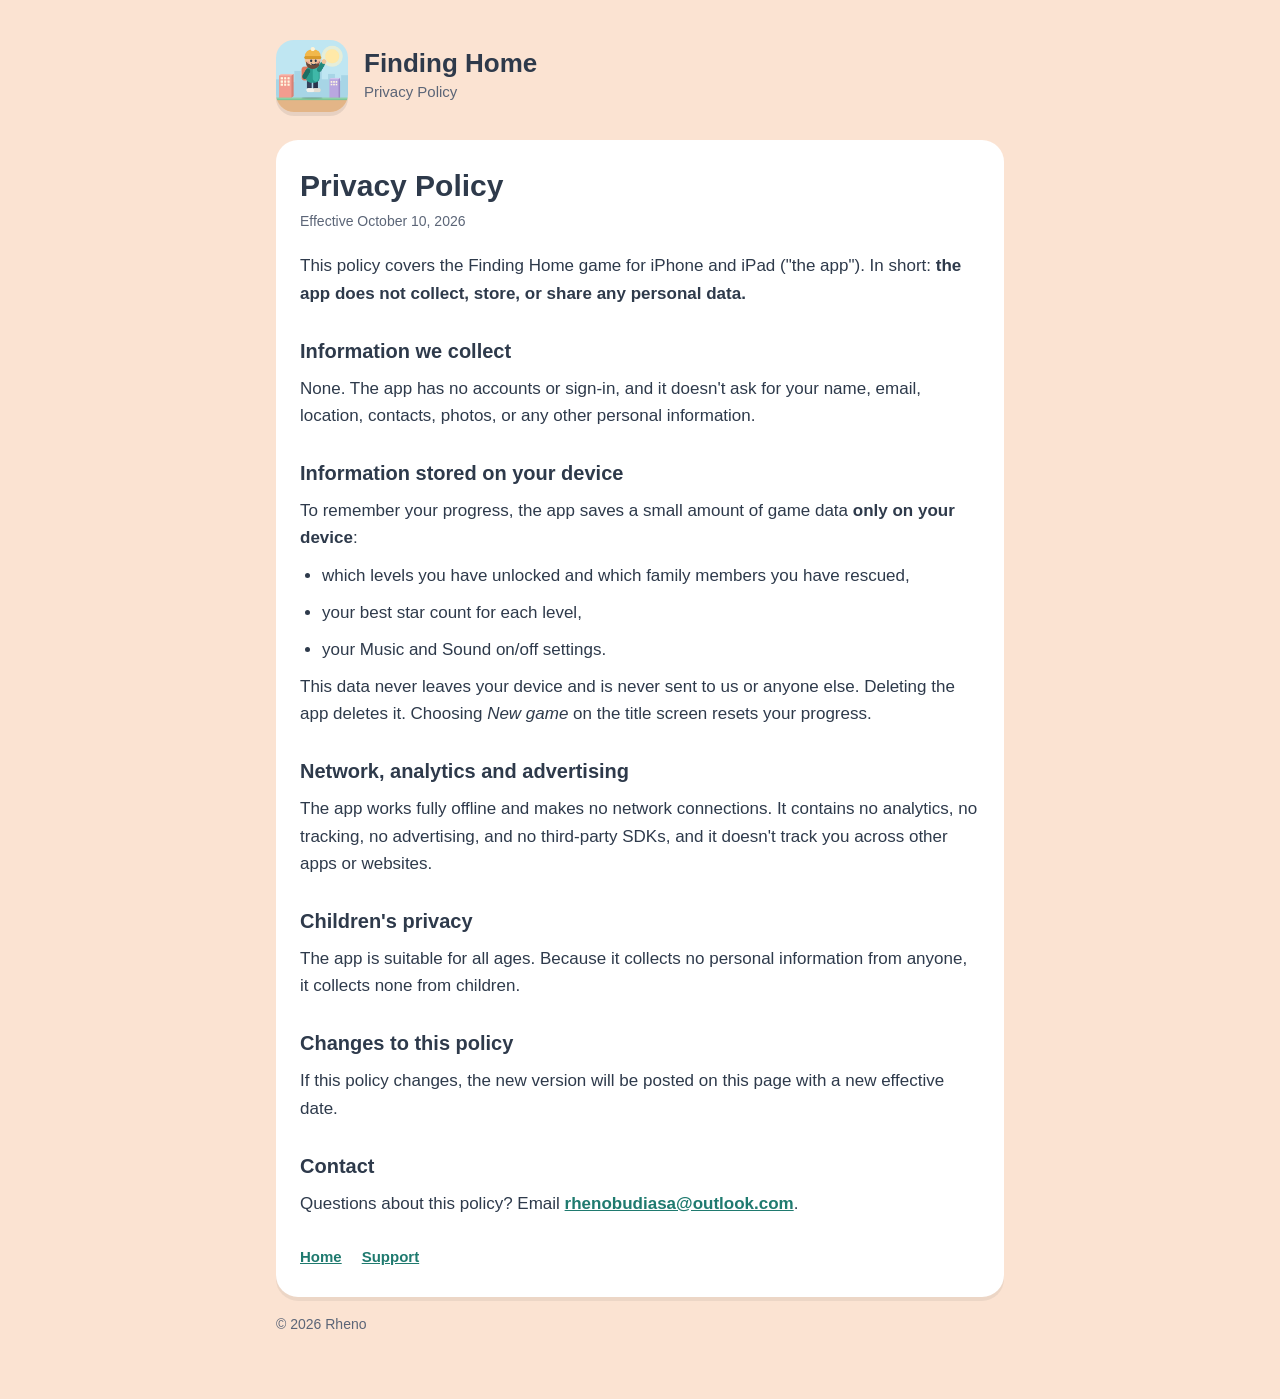
<file: findinghome/privacy.html>
<!doctype html>
<html lang="en">
<head>
  <meta charset="utf-8">
  <meta name="viewport" content="width=device-width, initial-scale=1">
  <title>Finding Home Privacy Policy</title>
  <meta name="description" content="Privacy Policy for the Finding Home game for iPhone and iPad. The app collects no personal data.">
  <link rel="icon" href="icon.png">
  <link rel="stylesheet" href="style.css">
</head>
<body>
<main>
  <header class="brand">
    <img src="icon.png" alt="Finding Home app icon">
    <div>
      <div class="name">Finding Home</div>
      <div class="tag">Privacy Policy</div>
    </div>
  </header>

  <div class="card">
    <h1>Privacy Policy</h1>
    <div class="updated">Effective October 10, 2026</div>

    <p>This policy covers the Finding Home game for iPhone and iPad ("the app"). In short: <strong>the app does
      not collect, store, or share any personal data.</strong></p>

    <h2>Information we collect</h2>
    <p>None. The app has no accounts or sign-in, and it doesn't ask for your name, email, location, contacts,
      photos, or any other personal information.</p>

    <h2>Information stored on your device</h2>
    <p>To remember your progress, the app saves a small amount of game data <strong>only on your device</strong>:</p>
    <ul>
      <li>which levels you have unlocked and which family members you have rescued,</li>
      <li>your best star count for each level,</li>
      <li>your Music and Sound on/off settings.</li>
    </ul>
    <p>This data never leaves your device and is never sent to us or anyone else. Deleting the app deletes it.
      Choosing <em>New game</em> on the title screen resets your progress.</p>

    <h2>Network, analytics and advertising</h2>
    <p>The app works fully offline and makes no network connections. It contains no analytics, no tracking,
      no advertising, and no third-party SDKs, and it doesn't track you across other apps or websites.</p>

    <h2>Children's privacy</h2>
    <p>The app is suitable for all ages. Because it collects no personal information from anyone,
      it collects none from children.</p>

    <h2>Changes to this policy</h2>
    <p>If this policy changes, the new version will be posted on this page with a new effective date.</p>

    <h2>Contact</h2>
    <p>Questions about this policy? Email <a href="mailto:rhenobudiasa@outlook.com">rhenobudiasa@outlook.com</a>.</p>

    <nav class="links">
      <a href="index.html">Home</a>
      <a href="support.html">Support</a>
    </nav>
  </div>

  <footer>&copy; 2026 Rheno</footer>
</main>
</body>
</html>
</file>
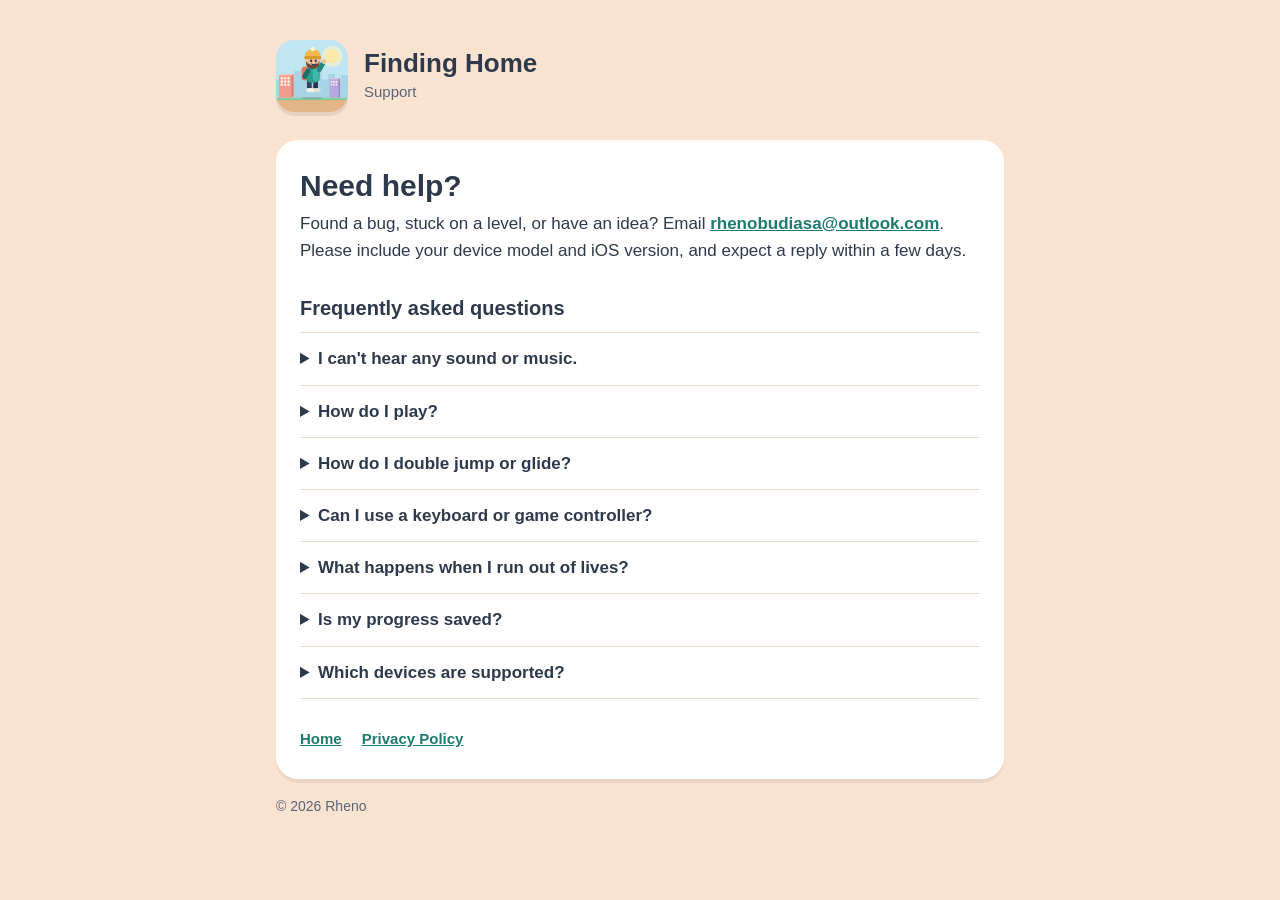
<file: findinghome/support.html>
<!doctype html>
<html lang="en">
<head>
  <meta charset="utf-8">
  <meta name="viewport" content="width=device-width, initial-scale=1">
  <title>Finding Home Support</title>
  <meta name="description" content="Help and contact information for the Finding Home game for iPhone and iPad.">
  <link rel="icon" href="icon.png">
  <link rel="stylesheet" href="style.css">
</head>
<body>
<main>
  <header class="brand">
    <img src="icon.png" alt="Finding Home app icon">
    <div>
      <div class="name">Finding Home</div>
      <div class="tag">Support</div>
    </div>
  </header>

  <div class="card">
    <h1>Need help?</h1>
    <p>Found a bug, stuck on a level, or have an idea? Email
      <a href="mailto:rhenobudiasa@outlook.com?subject=Finding%20Home%20support">rhenobudiasa@outlook.com</a>.
      Please include your device model and iOS version, and expect a reply within a few days.</p>

    <h2>Frequently asked questions</h2>

    <details>
      <summary>I can't hear any sound or music.</summary>
      <p>Finding Home follows your device's silent mode, so it can play alongside your own music. Turn off silent
        mode (the Ring/Silent switch or Action button) and turn up the volume. Also check that <em>Music: On</em> and
        <em>Sound: On</em> are set in the top-right corner of the title screen.</p>
    </details>

    <details>
      <summary>How do I play?</summary>
      <p>Use the ◀ ▶ buttons at the bottom left to run. You can slide your thumb between them.
        Tap <strong>JUMP</strong> to jump, and hold it to jump higher. Land on monsters to stomp them.
        Tap <strong>THROW</strong> to throw your wrench, which is the only way to beat Trash Chompers and Cone Crawlers.
        Bump gift blocks from below to get stars.</p>
    </details>

    <details>
      <summary>How do I double jump or glide?</summary>
      <p>Rescue Tom at the end of World 2 to unlock the double jump (tap JUMP again in the air).
        Rescue Lily at the end of World 3 to unlock the balloon glide (hold JUMP while falling).</p>
    </details>

    <details>
      <summary>Can I use a keyboard or game controller?</summary>
      <p>Yes. Keyboard: arrow keys or A/D to run, Space/W/↑ to jump, J or X to throw, P or Esc to pause.
        Controllers: stick or d-pad to run, A to jump, X or B to throw, Menu to pause.</p>
    </details>

    <details>
      <summary>What happens when I run out of lives?</summary>
      <p>You'll see GAME OVER. Choose <em>Continue</em> to get 3 lives back and restart the current world from its
        first level. Family members you've already rescued stay safe. You earn an extra life for every 30 stars.</p>
    </details>

    <details>
      <summary>Is my progress saved?</summary>
      <p>Yes. Unlocked levels, rescued family members and your best stars are saved on your device. Your lives reset
        to 3 each time you open the app. To start over, choose <em>New game</em> on the title screen.</p>
    </details>

    <details>
      <summary>Which devices are supported?</summary>
      <p>iPhone and iPad with iOS / iPadOS 17 or later. The game plays in landscape.</p>
    </details>

    <nav class="links">
      <a href="index.html">Home</a>
      <a href="privacy.html">Privacy Policy</a>
    </nav>
  </div>

  <footer>&copy; 2026 Rheno</footer>
</main>
</body>
</html>
</file>
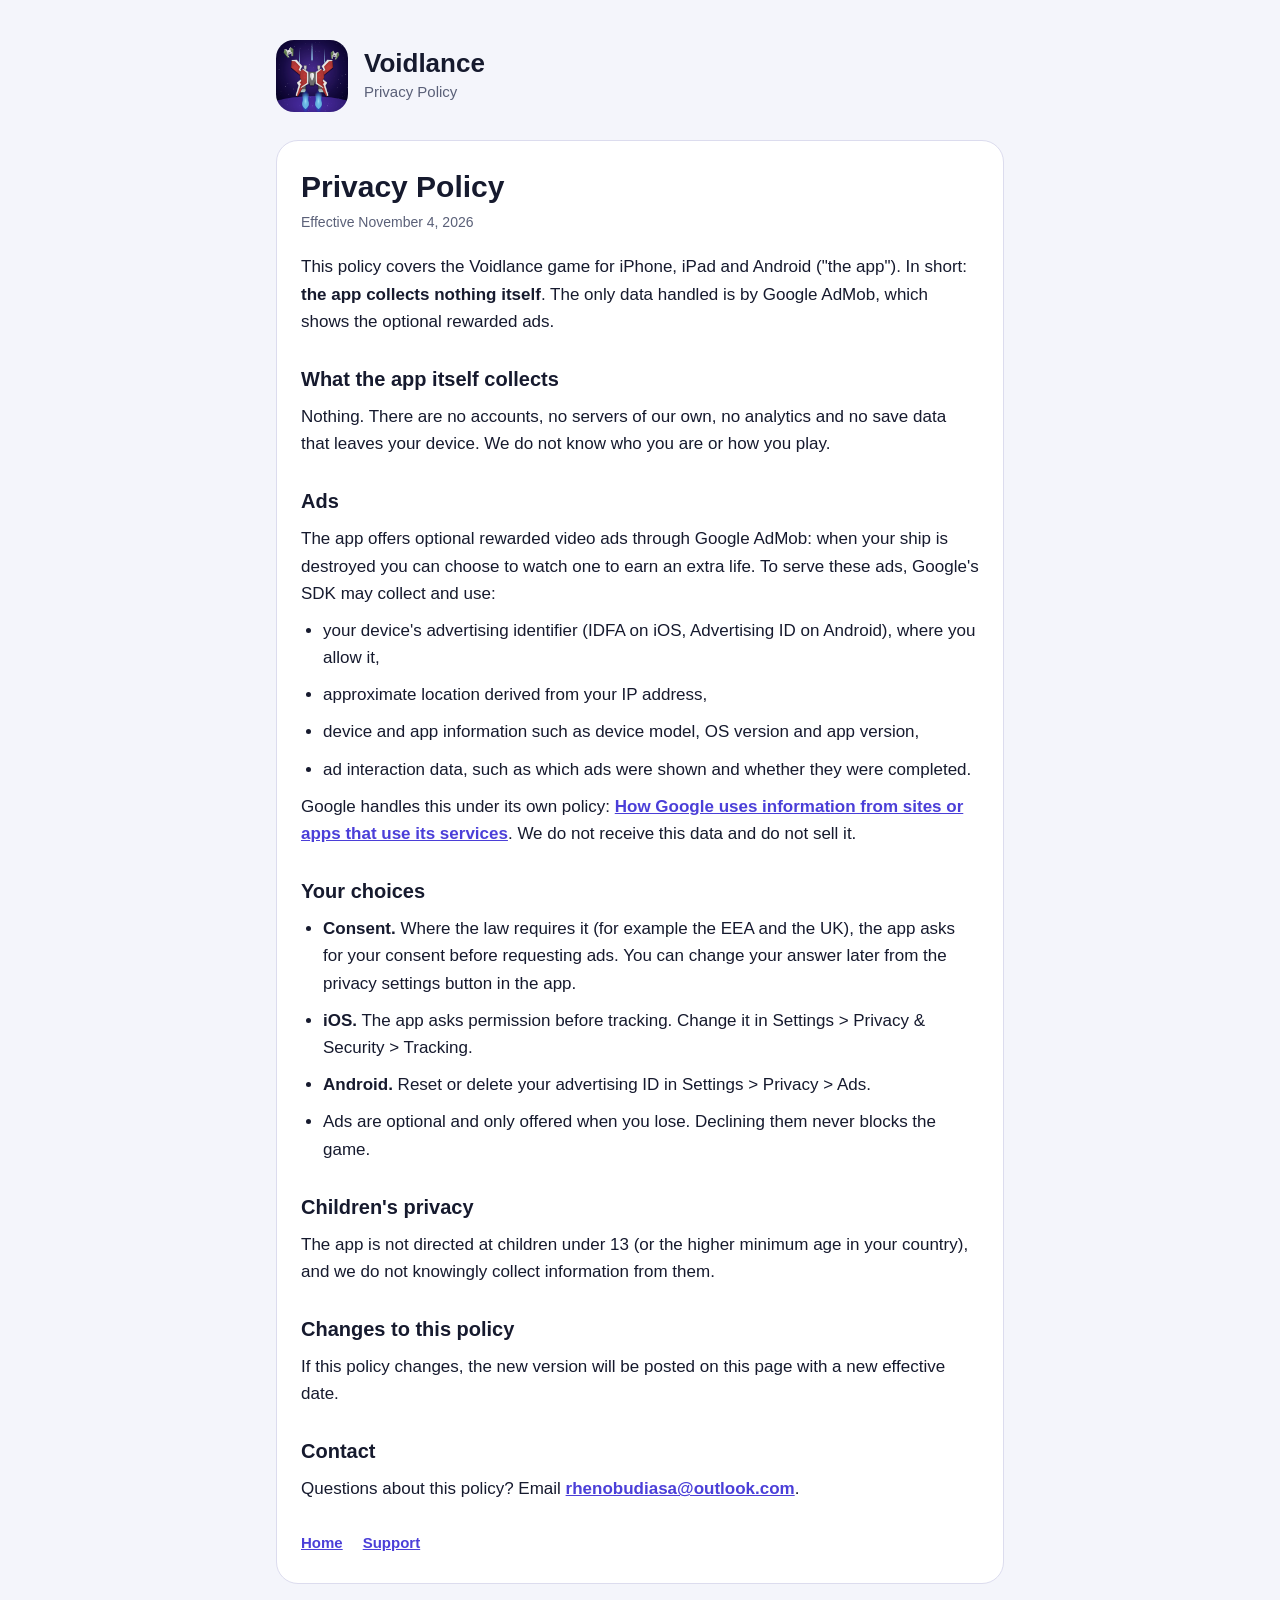
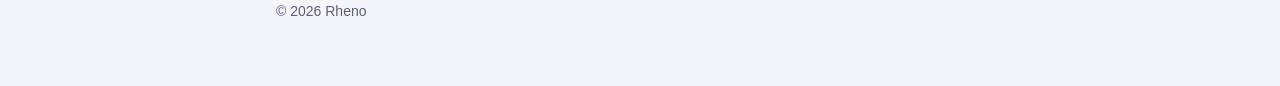
<file: voidlance/privacy.html>
<!doctype html>
<html lang="en">
<head>
  <meta charset="utf-8">
  <meta name="viewport" content="width=device-width, initial-scale=1">
  <title>Voidlance Privacy Policy</title>
  <meta name="description" content="Privacy Policy for the Voidlance game. The game collects no data itself; Google AdMob handles ad data.">
  <link rel="icon" href="icon.png">
  <link rel="stylesheet" href="style.css">
</head>
<body>
<main>
  <header class="brand">
    <img src="icon.png" alt="Voidlance app icon">
    <div>
      <div class="name">Voidlance</div>
      <div class="tag">Privacy Policy</div>
    </div>
  </header>

  <div class="card">
    <h1>Privacy Policy</h1>
    <div class="updated">Effective November 4, 2026</div>

    <p>This policy covers the Voidlance game for iPhone, iPad and Android ("the app"). In short:
      <strong>the app collects nothing itself</strong>. The only data handled is by Google AdMob, which
      shows the optional rewarded ads.</p>

    <h2>What the app itself collects</h2>
    <p>Nothing. There are no accounts, no servers of our own, no analytics and no save data that leaves your
      device. We do not know who you are or how you play.</p>

    <h2>Ads</h2>
    <p>The app offers optional rewarded video ads through Google AdMob: when your ship is destroyed you can
      choose to watch one to earn an extra life. To serve these ads, Google's SDK may collect and use:</p>
    <ul>
      <li>your device's advertising identifier (IDFA on iOS, Advertising ID on Android), where you allow it,</li>
      <li>approximate location derived from your IP address,</li>
      <li>device and app information such as device model, OS version and app version,</li>
      <li>ad interaction data, such as which ads were shown and whether they were completed.</li>
    </ul>
    <p>Google handles this under its own policy:
      <a href="https://policies.google.com/technologies/ads">How Google uses information from sites or apps that use its services</a>.
      We do not receive this data and do not sell it.</p>

    <h2>Your choices</h2>
    <ul>
      <li><strong>Consent.</strong> Where the law requires it (for example the EEA and the UK), the app asks for
        your consent before requesting ads. You can change your answer later from the privacy settings button
        in the app.</li>
      <li><strong>iOS.</strong> The app asks permission before tracking. Change it in
        Settings &gt; Privacy &amp; Security &gt; Tracking.</li>
      <li><strong>Android.</strong> Reset or delete your advertising ID in Settings &gt; Privacy &gt; Ads.</li>
      <li>Ads are optional and only offered when you lose. Declining them never blocks the game.</li>
    </ul>

    <h2>Children's privacy</h2>
    <p>The app is not directed at children under 13 (or the higher minimum age in your country), and we do not
      knowingly collect information from them.</p>

    <h2>Changes to this policy</h2>
    <p>If this policy changes, the new version will be posted on this page with a new effective date.</p>

    <h2>Contact</h2>
    <p>Questions about this policy? Email
      <a href="mailto:rhenobudiasa@outlook.com">rhenobudiasa@outlook.com</a>.</p>

    <nav class="links">
      <a href="index.html">Home</a>
      <a href="support.html">Support</a>
    </nav>
  </div>

  <footer>&copy; 2026 Rheno</footer>
</main>
</body>
</html>
</file>
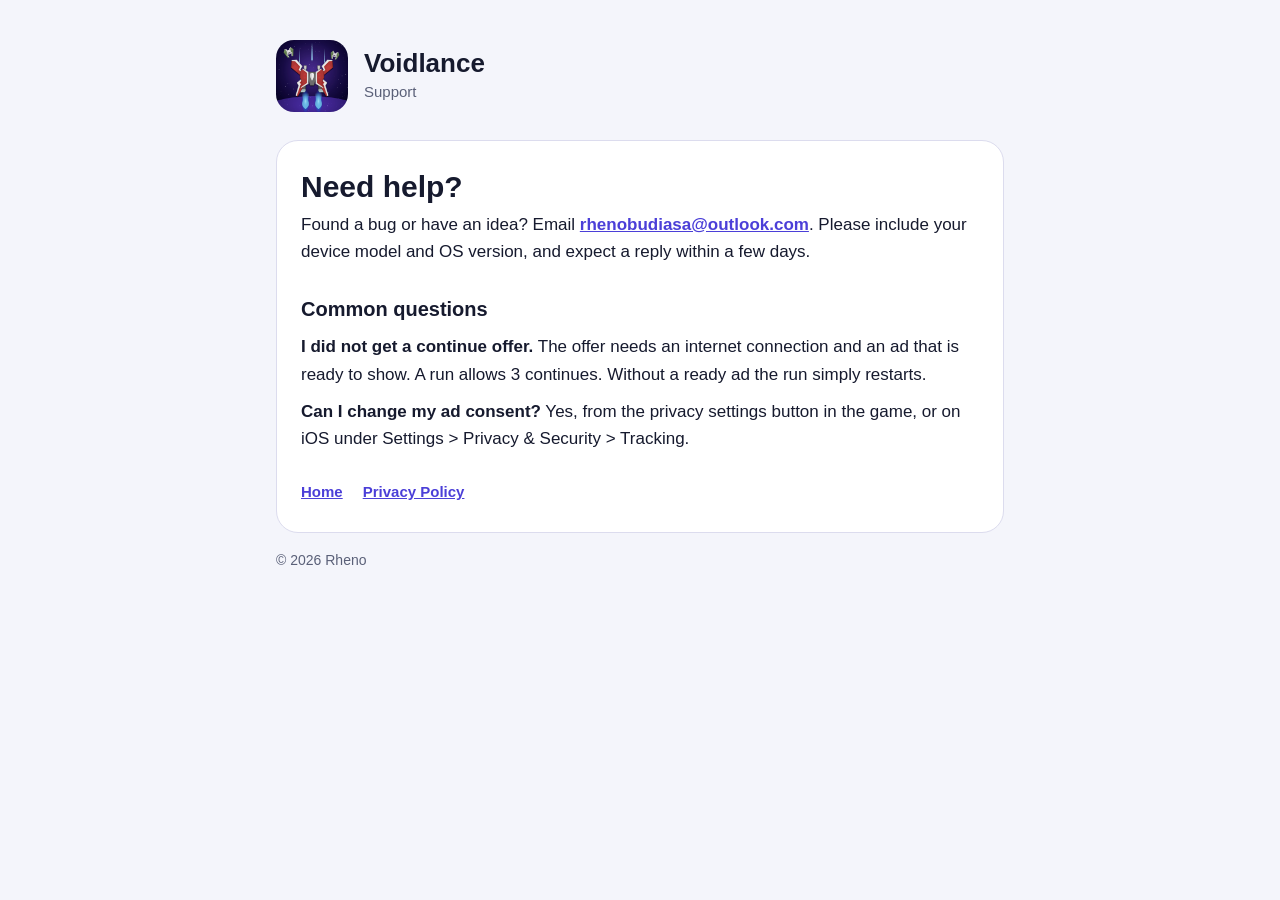
<file: voidlance/support.html>
<!doctype html>
<html lang="en">
<head>
  <meta charset="utf-8">
  <meta name="viewport" content="width=device-width, initial-scale=1">
  <title>Voidlance Support</title>
  <meta name="description" content="Support for the Voidlance space shooter.">
  <link rel="icon" href="icon.png">
  <link rel="stylesheet" href="style.css">
</head>
<body>
<main>
  <header class="brand">
    <img src="icon.png" alt="Voidlance app icon">
    <div>
      <div class="name">Voidlance</div>
      <div class="tag">Support</div>
    </div>
  </header>

  <div class="card">
    <h1>Need help?</h1>
    <p>Found a bug or have an idea? Email
      <a href="mailto:rhenobudiasa@outlook.com?subject=Voidlance%20support">rhenobudiasa@outlook.com</a>.
      Please include your device model and OS version, and expect a reply within a few days.</p>

    <h2>Common questions</h2>
    <p><strong>I did not get a continue offer.</strong> The offer needs an internet connection and an ad that is
      ready to show. A run allows 3 continues. Without a ready ad the run simply restarts.</p>
    <p><strong>Can I change my ad consent?</strong> Yes, from the privacy settings button in the game, or on iOS
      under Settings &gt; Privacy &amp; Security &gt; Tracking.</p>

    <nav class="links">
      <a href="index.html">Home</a>
      <a href="privacy.html">Privacy Policy</a>
    </nav>
  </div>

  <footer>&copy; 2026 Rheno</footer>
</main>
</body>
</html>
</file>
<file: blog/style.css>
/* Shared by the blog index and every post. Same tokens as the homepage. */
:root {
  --bg: #fafaf9; --surface: #ffffff; --fg: #18181b; --dim: #62626b; --rule: #e6e6e9;
  --accent: #6d5efc; --accent2: #14b8a6; --glow: rgba(109,94,252,.14); --code: #f3f3f5;
  --radius: 14px;
}
@media (prefers-color-scheme: dark) {
  :root {
    --bg: #09090b; --surface: #131316; --fg: #f4f4f5; --dim: #a1a1aa; --rule: #26262b;
    --accent: #8b7dff; --accent2: #2dd4bf; --glow: rgba(139,125,255,.18); --code: #17171b;
  }
}
* { box-sizing: border-box; }
body {
  margin: 0; background: var(--bg); color: var(--fg);
  font: 17px/1.7 -apple-system, BlinkMacSystemFont, "Inter", "Segoe UI", Roboto, sans-serif;
  -webkit-font-smoothing: antialiased;
}
main { max-width: 720px; margin: 0 auto; padding: 0 20px 80px; }
a { color: var(--accent); text-decoration: none; }
a:hover { text-decoration: underline; }

nav { display: flex; justify-content: space-between; align-items: center; padding: 24px 0; }
nav a { color: inherit; }
.logo { font-weight: 700; letter-spacing: -.02em; }
nav .links { display: flex; gap: 22px; font-size: .92rem; color: var(--dim); }
nav .links a:hover { color: var(--fg); text-decoration: none; }

header.post { padding: 40px 0 8px; }
h1 { font-size: clamp(1.9rem, 5.5vw, 2.7rem); line-height: 1.12; letter-spacing: -.03em; margin: 0 0 14px; }
.meta { color: var(--dim); font-size: .92rem; margin: 0; }
.lead { font-size: 1.14rem; color: var(--dim); margin: 22px 0 0; }

h2 { font-size: 1.4rem; letter-spacing: -.02em; line-height: 1.25; margin: 52px 0 12px; }
h3 { font-size: 1.08rem; margin: 30px 0 8px; }
p, ul, ol { margin: 0 0 18px; }
li { margin: 5px 0; }

code {
  font: .86em/1.5 ui-monospace, "SF Mono", Menlo, Consolas, monospace;
  background: var(--code); border: 1px solid var(--rule); border-radius: 6px; padding: 1px 5px;
}
pre {
  background: var(--code); border: 1px solid var(--rule); border-radius: var(--radius);
  padding: 16px 18px; margin: 0 0 22px; overflow-x: auto; font-size: .82rem; line-height: 1.55;
}
pre code { background: none; border: 0; padding: 0; font-size: inherit; line-height: inherit; }

.table { overflow-x: auto; margin: 0 0 22px; }
table { border-collapse: collapse; width: 100%; font-size: .93rem; }
th, td { text-align: left; padding: 8px 12px; border-bottom: 1px solid var(--rule); vertical-align: top; }
th { color: var(--dim); font-weight: 600; font-size: .8rem; text-transform: uppercase; letter-spacing: .08em; }

figure { margin: 26px 0; }
figure img { display: block; width: 100%; height: auto; border-radius: var(--radius); border: 1px solid var(--rule); }
figcaption { color: var(--dim); font-size: .88rem; margin-top: 8px; }

.note {
  border: 1px solid var(--rule); border-left: 3px solid var(--accent); background: var(--surface);
  border-radius: 0 var(--radius) var(--radius) 0; padding: 14px 18px; margin: 0 0 22px;
}
.note p:last-child { margin-bottom: 0; }

/* Blog index */
.posts { list-style: none; padding: 0; margin: 28px 0 0; }
.posts li { margin: 0; padding: 22px 0; border-top: 1px solid var(--rule); }
.posts a.title { color: var(--fg); font-size: 1.2rem; font-weight: 650; letter-spacing: -.01em; }
.posts p { color: var(--dim); margin: 6px 0 0; }
.posts .meta { margin-bottom: 4px; }

footer {
  margin-top: 64px; padding-top: 24px; border-top: 1px solid var(--rule);
  display: flex; flex-wrap: wrap; justify-content: space-between; gap: 12px; color: var(--dim); font-size: .9rem;
}
footer a { color: inherit; }
footer .row { display: flex; gap: 18px; }
</file>
<file: findinghome/style.css>
:root {
  --bg: #FBE3D2;
  --card: #FFFFFF;
  --ink: #2E3A4B;
  --muted: #5B6577;
  --accent: #1F7A6F;
  --accent-ink: #FFFFFF;
  --chip: #FFF6E0;
  --line: #EBD9CB;
}
@media (prefers-color-scheme: dark) {
  :root {
    --bg: #1E2530;
    --card: #2A3340;
    --ink: #F3EEE8;
    --muted: #B5BDC9;
    --accent: #4FB3A5;
    --accent-ink: #10201E;
    --chip: #3A3528;
    --line: #3A4452;
  }
}

* { box-sizing: border-box; }

body {
  margin: 0;
  background: var(--bg);
  color: var(--ink);
  font: 17px/1.6 "Avenir Next", Avenir, -apple-system, BlinkMacSystemFont, "Segoe UI", Roboto, sans-serif;
  -webkit-text-size-adjust: 100%;
}

main {
  max-width: 760px;
  margin: 0 auto;
  padding: 40px 16px 64px;
}

header.brand {
  display: flex;
  align-items: center;
  gap: 16px;
  margin-bottom: 28px;
}
header.brand img {
  width: 72px;
  height: 72px;
  border-radius: 18px;
  box-shadow: 0 4px 0 rgba(0, 0, 0, 0.08);
}
header.brand .name { font-size: 26px; font-weight: 800; line-height: 1.2; }
header.brand .tag { color: var(--muted); font-size: 15px; }

.card {
  background: var(--card);
  border-radius: 22px;
  padding: 28px 24px;
  box-shadow: 0 4px 0 rgba(0, 0, 0, 0.06);
}

h1 { font-size: 30px; line-height: 1.2; margin: 0 0 6px; }
h2 { font-size: 20px; margin: 28px 0 8px; }
p, li { margin: 0 0 10px; }
ul { padding-left: 22px; margin: 0 0 10px; }
.updated { color: var(--muted); font-size: 14px; margin-bottom: 20px; }

a { color: var(--accent); font-weight: 600; }

.chip {
  display: inline-block;
  background: var(--chip);
  border-radius: 999px;
  padding: 4px 12px;
  font-size: 14px;
  font-weight: 600;
}

.button {
  display: inline-block;
  background: var(--accent);
  color: var(--accent-ink);
  text-decoration: none;
  border-radius: 16px;
  padding: 12px 22px;
  margin: 6px 8px 6px 0;
}

details {
  border-top: 1px solid var(--line);
  padding: 12px 0;
}
details:last-of-type { border-bottom: 1px solid var(--line); }
summary { cursor: pointer; font-weight: 700; }
details p { margin-top: 8px; }

nav.links {
  margin-top: 28px;
  display: flex;
  flex-wrap: wrap;
  gap: 8px 20px;
  font-size: 15px;
}
footer {
  margin-top: 16px;
  color: var(--muted);
  font-size: 14px;
}
</file>
<file: voidlance/style.css>
:root {
  --bg: #f4f5fb;
  --card: #ffffff;
  --ink: #161a2e;
  --muted: #5a6078;
  --accent: #4b3fd8;
  --accent-ink: #ffffff;
  --chip: #e9e8fb;
  --line: #dcdcee;
}
@media (prefers-color-scheme: dark) {
  :root {
    --bg: #0b0d1a;
    --card: #151933;
    --ink: #eef0ff;
    --muted: #a3a9c6;
    --accent: #8f86ff;
    --accent-ink: #0b0d1a;
    --chip: #262b52;
    --line: #2a3060;
  }
}

* { box-sizing: border-box; }

body {
  margin: 0;
  background: var(--bg);
  color: var(--ink);
  font: 17px/1.6 -apple-system, BlinkMacSystemFont, "Segoe UI", Roboto, sans-serif;
  -webkit-text-size-adjust: 100%;
}

main { max-width: 760px; margin: 0 auto; padding: 40px 16px 64px; }

header.brand { display: flex; align-items: center; gap: 16px; margin-bottom: 28px; }
header.brand img { width: 72px; height: 72px; border-radius: 18px; }
header.brand .name { font-size: 26px; font-weight: 800; line-height: 1.2; }
header.brand .tag { color: var(--muted); font-size: 15px; }

.card {
  background: var(--card);
  border: 1px solid var(--line);
  border-radius: 22px;
  padding: 28px 24px;
}

h1 { font-size: 30px; line-height: 1.2; margin: 0 0 6px; }
h2 { font-size: 20px; margin: 28px 0 8px; }
p, li { margin: 0 0 10px; }
ul { padding-left: 22px; margin: 0 0 10px; }
.updated { color: var(--muted); font-size: 14px; margin-bottom: 20px; }

a { color: var(--accent); font-weight: 600; }

.chip {
  display: inline-block;
  background: var(--chip);
  border-radius: 999px;
  padding: 4px 12px;
  font-size: 14px;
  font-weight: 600;
}

.button {
  display: inline-block;
  background: var(--accent);
  color: var(--accent-ink);
  text-decoration: none;
  border-radius: 16px;
  padding: 12px 22px;
  margin: 6px 8px 6px 0;
}

nav.links { margin-top: 28px; display: flex; flex-wrap: wrap; gap: 8px 20px; font-size: 15px; }
footer { margin-top: 16px; color: var(--muted); font-size: 14px; }
</file>
